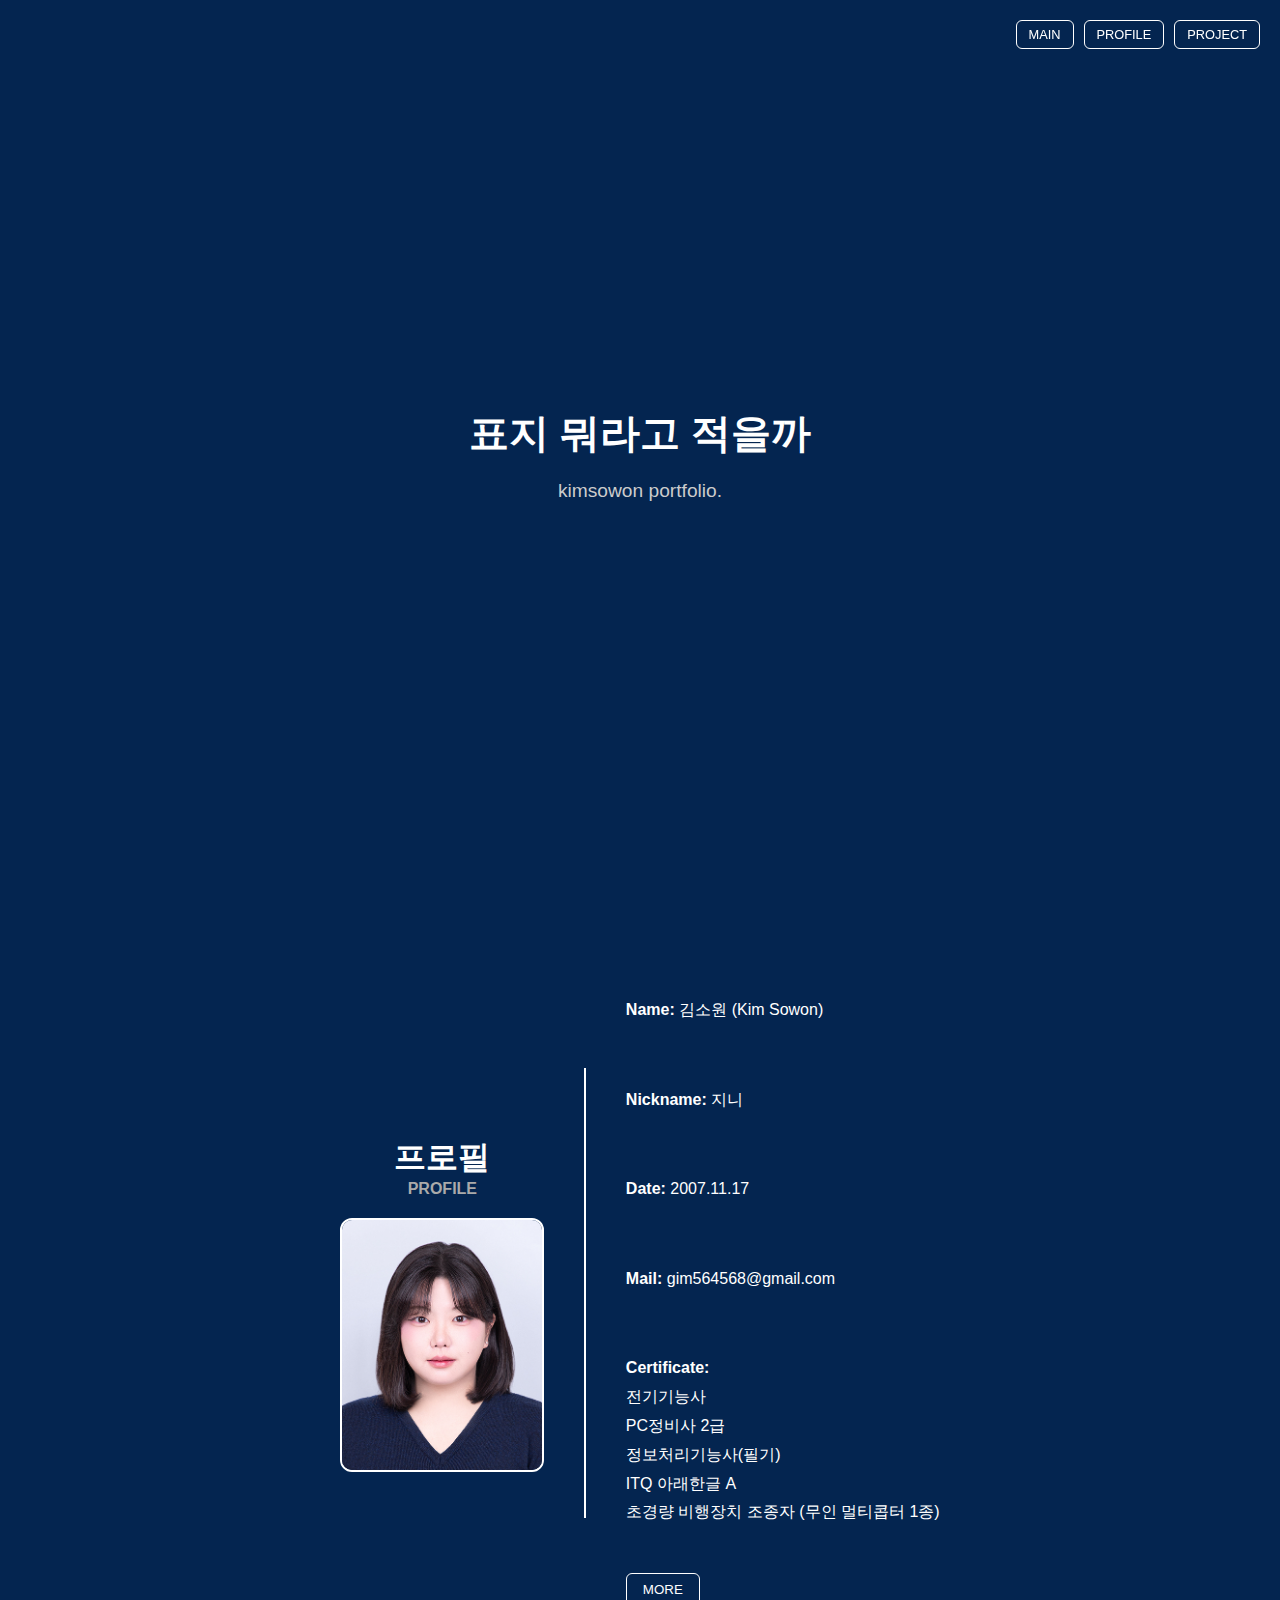
<file: index.html>
<!DOCTYPE html>
<html lang="ko">
<head>
  <meta charset="UTF-8" />
  <meta name="viewport" content="width=device-width, initial-scale=1.0"/>
  <title>https://wlsl.sowon/profile</title>
  <link rel="stylesheet" href="style.css" />
</head>
<body>

  <!-- 🔹 표지 화면 -->
  <section id="intro">
    <!-- 오른쪽 상단 메뉴 버튼 -->
    <div class="intro-header">
      <button>MAIN</button>
      <button>PROFILE</button>
      <button>PROJECT</button>
    </div>

    <!-- 중앙 텍스트 -->
    <div class="intro-content">
      <h1>표지 뭐라고 적을까</h1>
      <p>kimsowon portfolio.</p>
    </div>
  </section>

  <!-- 🔹 실제 프로필 화면 -->
  <section id="main">
    <div class="container">
      <!-- 왼쪽 영역 -->
      <div class="left">
        <h1>프로필 <span>PROFILE</span></h1>
        <img src="image/증사.jpg" alt="프로필 사진" class="profile-img">
      </div>

      <!-- 구분선 -->
      <div class="divider"></div>

      <!-- 오른쪽 영역 -->
      <div class="right">
        <p><strong>Name: </strong>김소원 (Kim Sowon)</p><br>
        <p><strong>Nickname: </strong>지니</p><br>
        <p><strong>Date: </strong>2007.11.17</p><br>
        <p><strong>Mail: </strong>gim564568@gmail.com</p><br>
        <p><strong>Certificate: </strong><br>
          전기기능사<br>
          PC정비사 2급<br>
          정보처리기능사(필기)<br>
          ITQ 아래한글 A<br>
          초경량 비행장치 조종자 (무인 멀티콥터 1종)
        </p>

        <div>
          <button id="moreBtn">MORE</button>
        </div>
      </div>
    </div>
  </section>

  <script>
    const btn = document.getElementById('moreBtn');
    btn.addEventListener('click', () => {
      window.location.href = 'profile.html';
    });
  </script>

</body>
</html>
</file>
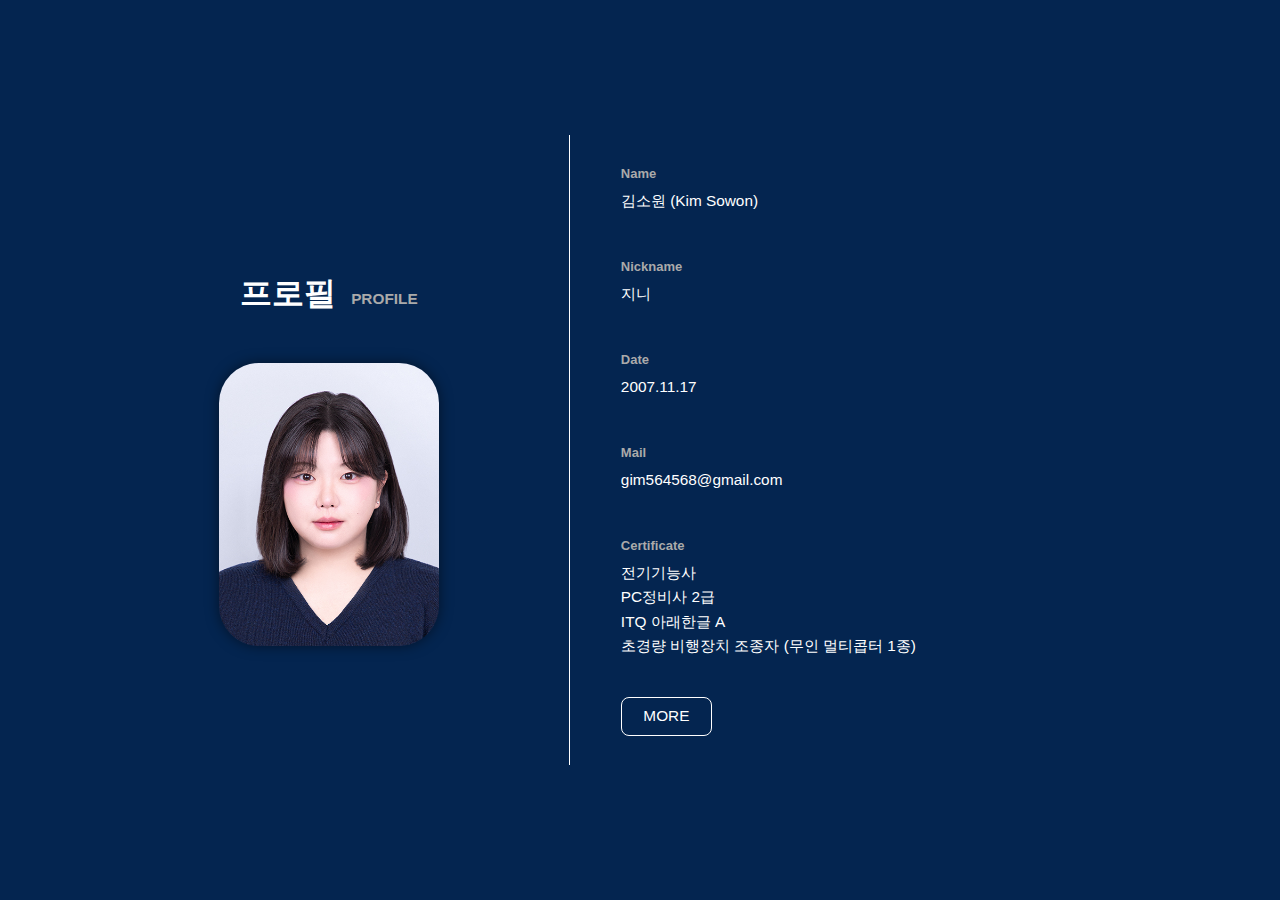
<file: my homepage/index.html>
<!DOCTYPE html>
<html lang="ko">
<head>
    <meta charset="UTF-8">
    <meta name="viewport" content="width=device-width, initial-scale=1.0">
    <title>index.html</title></title>
    <link rel="stylesheet" href="style.css">
</head>
<body>
     <div class="container">
    <div class="left">
      <h1>프로필 <span>PROFILE</span></h1>
      <img src="image/증사.jpg" alt="프로필 사진" class="profile-img">
    </div>

    <div class="divider"></div> <!-- ← 구분선 추가 -->

    <div class="right">
      <p><strong>Name</strong>김소원 (Kim Sowon)</p><br>

      <p><strong>Nickname</strong>지니</p><br>

      <p><strong>Date</strong>2007.11.17</p><br>

      <p><strong>Mail</strong>gim564568@gmail.com</p><br>

      <p><strong>Certificate</strong>

        전기기능사<br>
        PC정비사 2급<br>
        ITQ 아래한글 A<br>
        초경량 비행장치 조종자 (무인 멀티콥터 1종)
      </p>

<div>
  <button id="moreBtn">MORE</button> <!-- id 추가 -->
</div>

<script>
  const btn = document.getElementById('moreBtn'); // id가 "moreBtn"인 버튼 선택
  btn.addEventListener('click', () => {           // 클릭 이벤트 등록
    window.location.href = 'profile.html'; // 클릭 시 해당 URL로 이동
  });
</script>

</body>
</html>
</file>
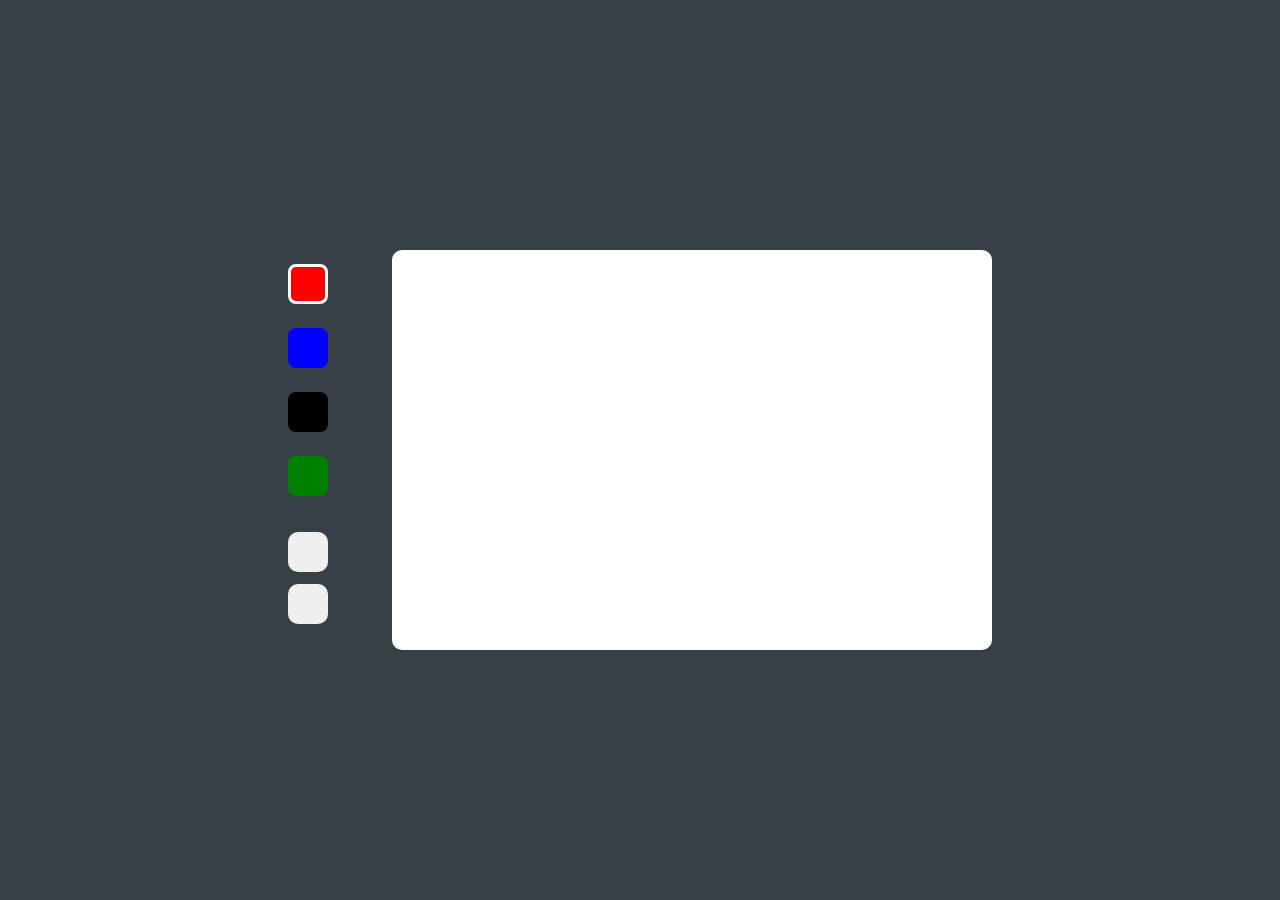
<file: 포폴5/index.html>
<!DOCTYPE html>
<html lang="ko">
<head>
    <meta charset="UTF-8">
    <meta name="viewport" content="width=device-width, initial-scale=1.0">
    <title>Paint App</title>

    <link rel="stylesheet"
    href="https://cdnjs.cloudflare.com/ajax/libs/font-awesome/6.4.0/css/all.min.css" 
    integrity="sha512-iecdLmaskl7CVkqkXNQ/ZH/XLlvWZOJyj7Yy7tcenmpD1ypASozpmT/E0iPtmFIB46ZmdtAc9eNBvH0H/ZpiBw==" 
    crossorigin="anonymous" 
    referrerpolicy="no-referrer" 
    />

    <link rel="stylesheet" href="index.css">

</head>

<body>
    <main>
        <aside>
            <ul class="pallet">
                <li>
                    <button class="red selected" data-color="red">red</button>
                </li>
                <li>
                    <button class="blue" data-color="blue">blue</button>
                </li>
                <li>
                    <button class="black" data-color="black">black</button>
                </li>
                <li>
                    <button class="green" data-color="green">green</button>
                </li>
            </ul>
            
            <ul>
                <li>
                   <button class="control-btn" id="eraser">
                    <i class="fa-solid fa-eraser"></i>
                   </button> 
                </li>
                <li>
                    <button class="control-btn" id="download">
                       <i class="fa-solid fa-download"></i>
                    </button>
                </li>
            </ul>
        </aside>
        <a href="...." download></a>
        <canvas width="600" height="400"></canvas>
    </main>

<script src="index.js"></script>

</body>
</html>
</file>
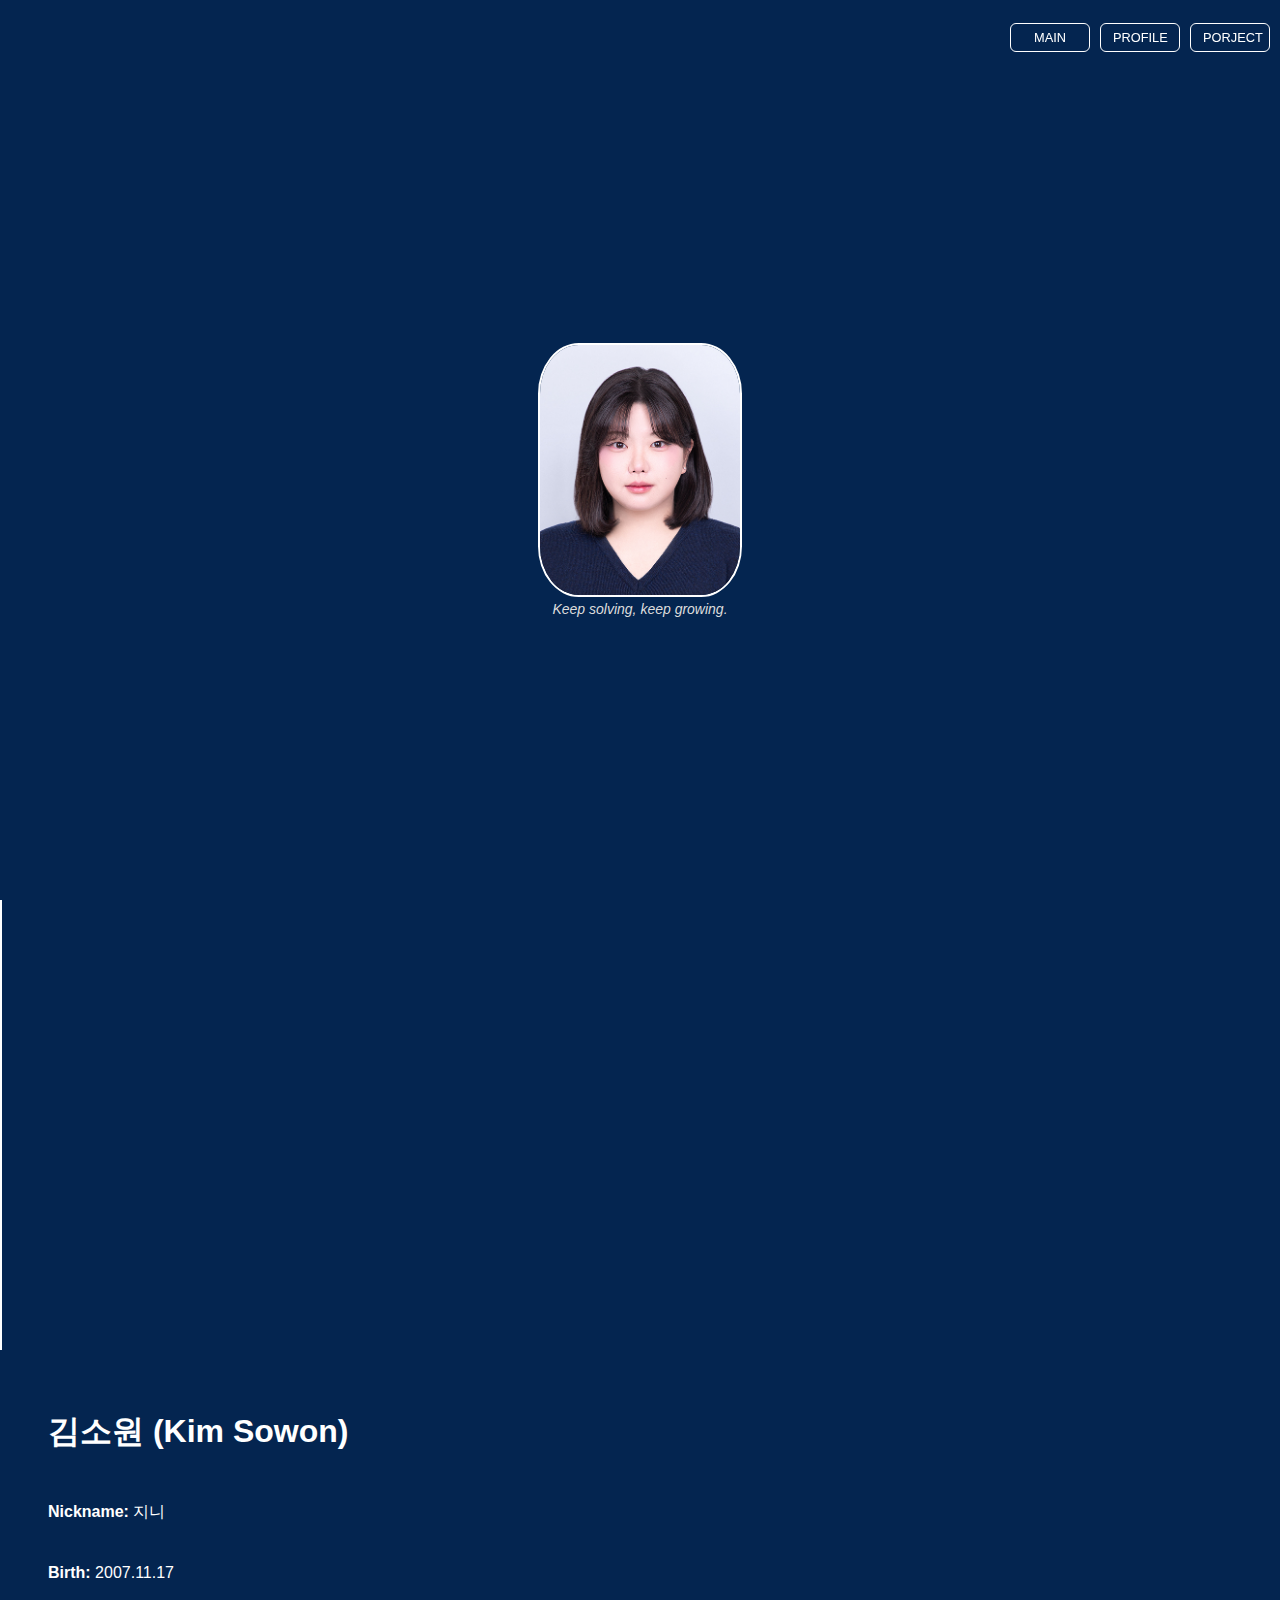
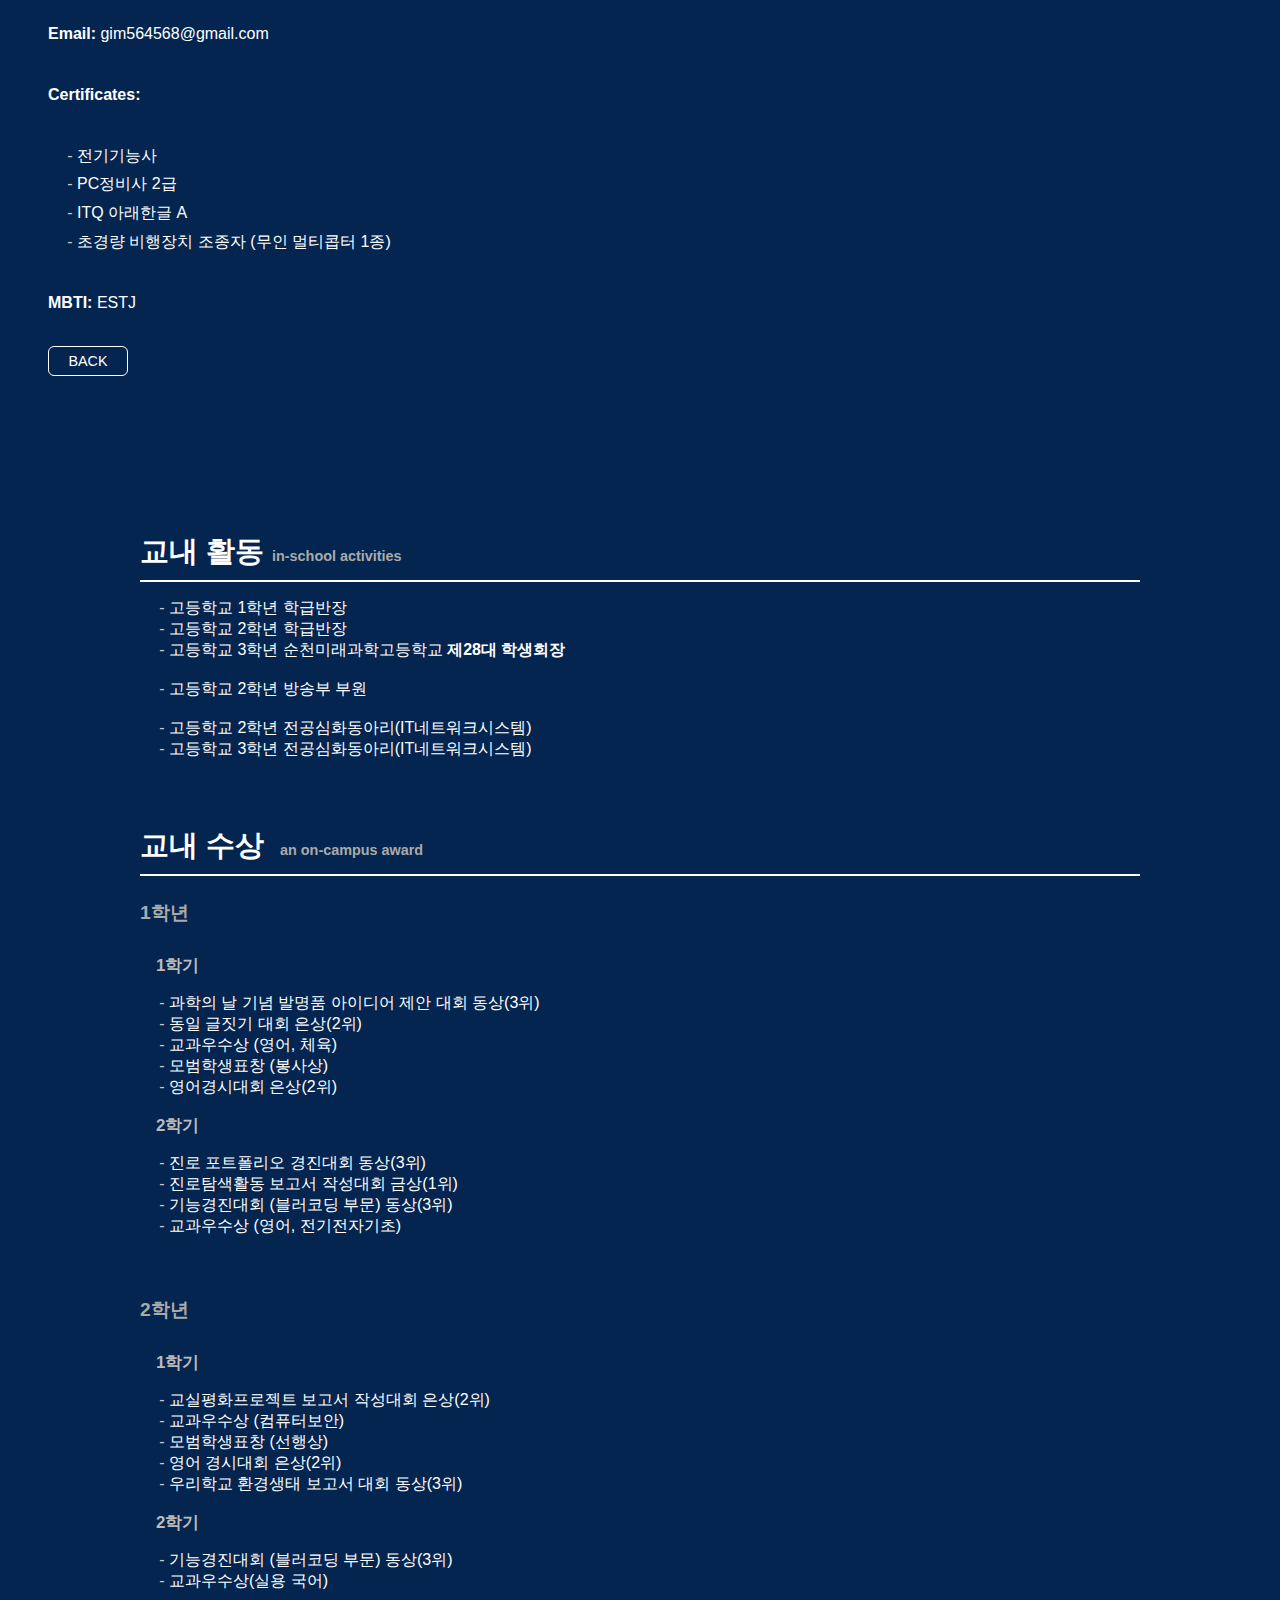
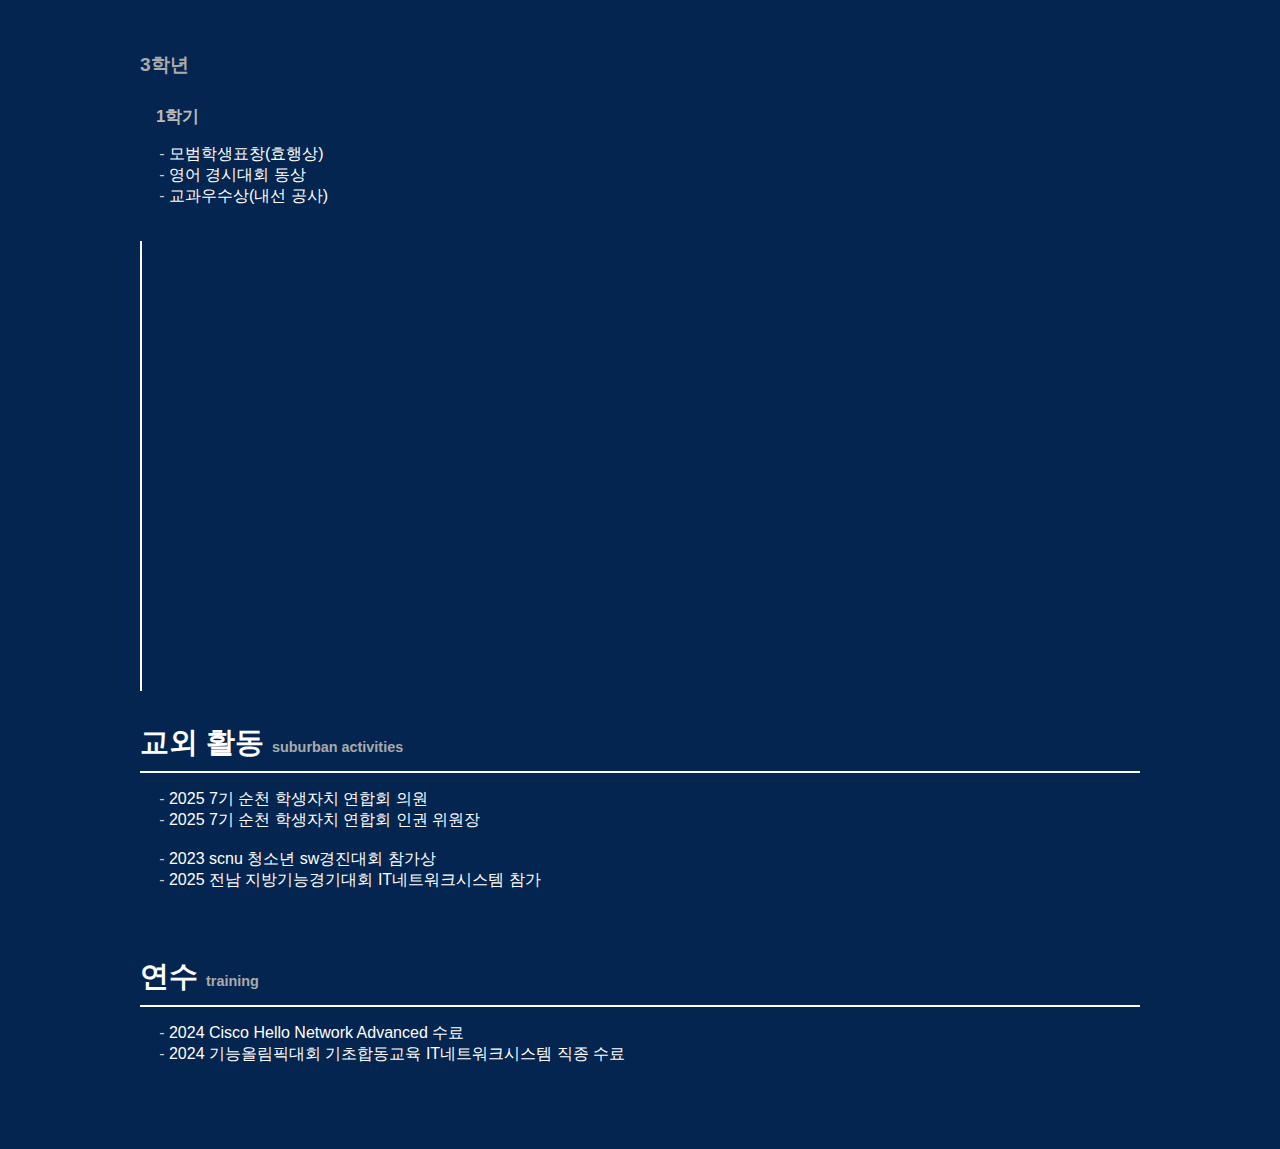
<file: profile.html>
<!DOCTYPE html>
<html lang="ko">
<head>
  <meta charset="UTF-8" />
  <meta name="viewport" content="width=device-width, initial-scale=1.0"/>
  <title>Profile</title>
  <link rel="stylesheet" href="profile.css" />
</head>
<body>
  
  <!-- 🔹 공통 상단 버튼 영역 -->
  <div class="header-buttons">
    <button>MAIN</button>
    <button>PROFILE</button>
    <button>PORJECT</button>
  </div>

  <div class="profile-container">
    <div class="profile-left">
      <div class="img-and-motto">
      <img src="image/증사.jpg" alt="프로필 사진" class="profile-img"/><br>
      <p class="motto">Keep solving, keep growing.</p>
    </div>
    </div>
  </div>

<!-- 구분선 -->
      <div class="divider"></div>

    <div class="profile-right">
      <h1 class="name">김소원 <span>(Kim Sowon)</span></h1>
      <p><strong>Nickname:</strong> 지니</p>
      <p><strong>Birth:</strong> 2007.11.17</p>
      <p><strong>Email:</strong> gim564568@gmail.com</p>
      <p><strong>Certificates:</strong></p>
      <ul>
        <li>전기기능사</li>
        <li>PC정비사 2급</li>
        <li>ITQ 아래한글 A</li>
        <li>초경량 비행장치 조종자 (무인 멀티콥터 1종)</li>
      </ul>
      <p><strong>MBTI:</strong> ESTJ</p>
      <button class="back-button" onclick="history.back()">BACK</button>
    </div>
  </div>



  <!-- 스크롤해서 나타날 추가 정보 -->
  <div class="additional-info">


<div class="info-wrapper">
  <!-- 왼쪽 영역 -->
  <div class="info-left">
    <h2>교내 활동<span class="school">in-school activities</span></h2>
    <ul>
      <li>고등학교 1학년 학급반장</li>
      <li>고등학교 2학년 학급반장</li>
      <li>고등학교 3학년 순천미래과학고등학교 <strong>제28대 학생회장</strong></li><br>

      <li>고등학교 2학년 방송부 부원</li><br>

      <li>고등학교 2학년 전공심화동아리(IT네트워크시스템)</li>
      <li>고등학교 3학년 전공심화동아리(IT네트워크시스템)</li>
    </ul><br>

    <h2>교내 수상 <span class="Award">an on-campus award</span></h2>
    <div class="awards-title"></div>

      <div class="grade">
        <h3>1학년</h3><br>
        <div class="semester">
          <h4>1학기</h4>
          <ul>
            <li>과학의 날 기념 발명품 아이디어 제안 대회 동상(3위)</li>
            <li>동일 글짓기 대회 은상(2위)</li>
            <li>교과우수상 (영어, 체육)</li>
            <li>모범학생표창 (봉사상)</li>
            <li>영어경시대회 은상(2위)</li>
          </ul>
        </div>
        <div class="semester">
          <h4>2학기</h4>
          <ul>
            <li>진로 포트폴리오 경진대회 동상(3위)</li>
            <li>진로탐색활동 보고서 작성대회 금상(1위)</li>
            <li>기능경진대회 (블러코딩 부문) 동상(3위)</li>
            <li>교과우수상 (영어, 전기전자기초)</li><br><br>
          </ul>
        </div>
      </div>

      <div class="grade">
        <h3>2학년</h3><br>
        <div class="semester">
          <h4>1학기</h4>
          <ul>
            <li>교실평화프로젝트 보고서 작성대회 은상(2위)</li>
            <li>교과우수상 (컴퓨터보안)</li>
            <li>모범학생표창 (선행상)</li>
            <li>영어 경시대회 은상(2위)</li>
            <li>우리학교 환경생태 보고서 대회 동상(3위)</li>
          </ul>
        </div>
        <div class="semester">
          <h4>2학기</h4>
          <ul>
            <li>기능경진대회 (블러코딩 부문) 동상(3위)</li>
            <li>교과우수상(실용 국어)</li><br><br>
          </ul>
        </div>
      </div>

      <div class="grade">
        <h3>3학년</h3><br>
        <div class="semester">
          <h4>1학기</h4>
          <ul>
            <li>모범학생표창(효행상)</li>
            <li>영어 경시대회 동상</li>
            <li>교과우수상(내선 공사)</li>
          </ul>
        </div>
      </div>
    </div>
  </div><br>

  <!-- 구분선 -->
  <div class="divider"></div>

  <!-- 오른쪽 영역 -->
  <div class="info-right">
    <h2>교외 활동<span class="activities">suburban activities</span></h2>
    <ul>
      <li>2025 7기 순천 학생자치 연합회 의원</li>
      <li>2025 7기 순천 학생자치 연합회 인권 위원장</li><br>

      <li>2023 scnu 청소년 sw경진대회 참가상</li>
      <li>2025 전남 지방기능경기대회 IT네트워크시스템 참가</li>
    </ul><br>

    <h2>연수<span class="training">training</span></h2>
    <ul>
      <li>2024 Cisco Hello Network Advanced 수료</li>
      <li>2024 기능올림픽대회 기초합동교육 IT네트워크시스템 직종 수료</li>
    </ul>
  </div>
</div><br><br>

     
  </div>
</body>
</html>
</file>
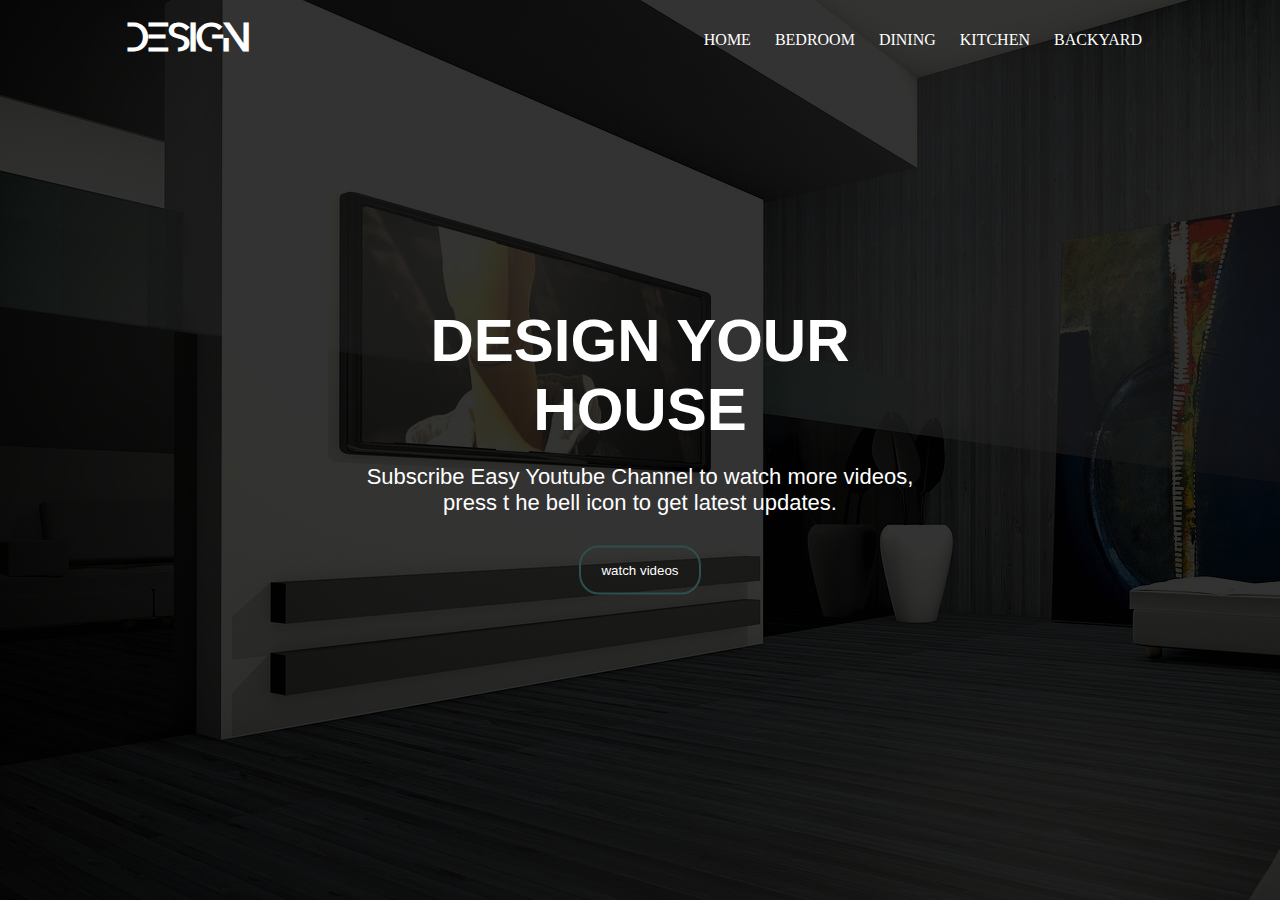
<file: mini homepage/main.html>
<!DOCTYPE html>
<html lang="ko">
<head>
    <meta charset="UTF-8">
    <meta name="viewport" content="width=device-width, initial-scale=1.0">
    <title>mini honepage</title>
    <link rel="stylesheet" href="style.css">
</head>
<body>
    <div class="container">  <!-- ..container -->
        <div class="header">   <!-- .header -->
            <h1><a href="#">DESIGN</a></h1>   <!-- h1>a --> 
            <div class="nav">  <!-- .nav --> 
                <ul>    <!-- ul>li*5>a -->
                    <li><a href="#">HOME</a></li>   <!-- 정해져있는 경로가 없으면 # 넣기 -->
                    <li><a href="#">BEDROOM</a></li>
                    <li><a href="#">DINING</a></li>
                    <li><a href="#">KITCHEN</a></li>
                    <li><a href="#">BACKYARD</a></li>
                </ul>
            </div>
        </div>
        <div class="hero">
        <h2>DESIGN YOUR HOUSE</h2>
        <p>Subscribe Easy Youtube Channel to watch more videos,
        <br>press t he bell icon to get latest updates.</p>
        <button>watch videos</button>
    </div>  <!-- 헤더 영역에 필요한 html태그  작성 완료 -->
    </div> <!-- 웹페이지를 만드는데 필요한 모든 html태그 작성 완료-->
</body>
</html>
</file>
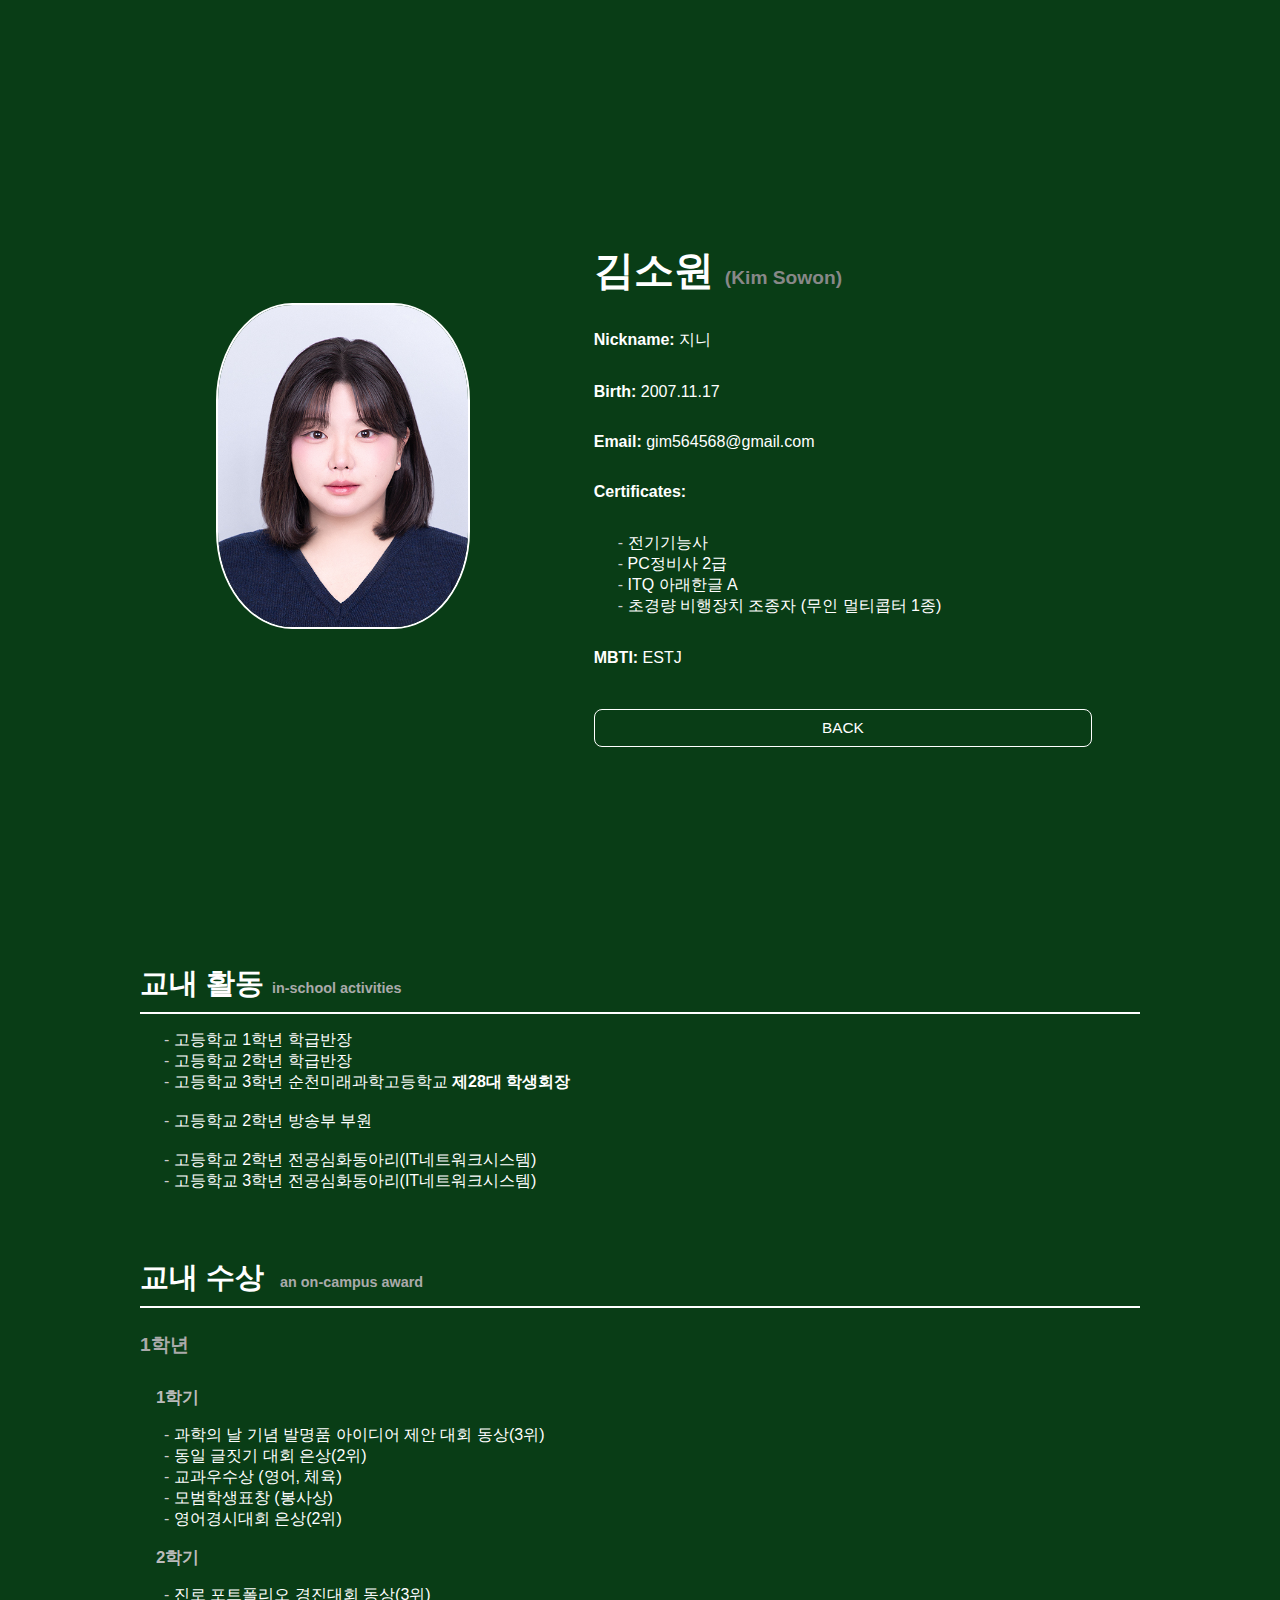
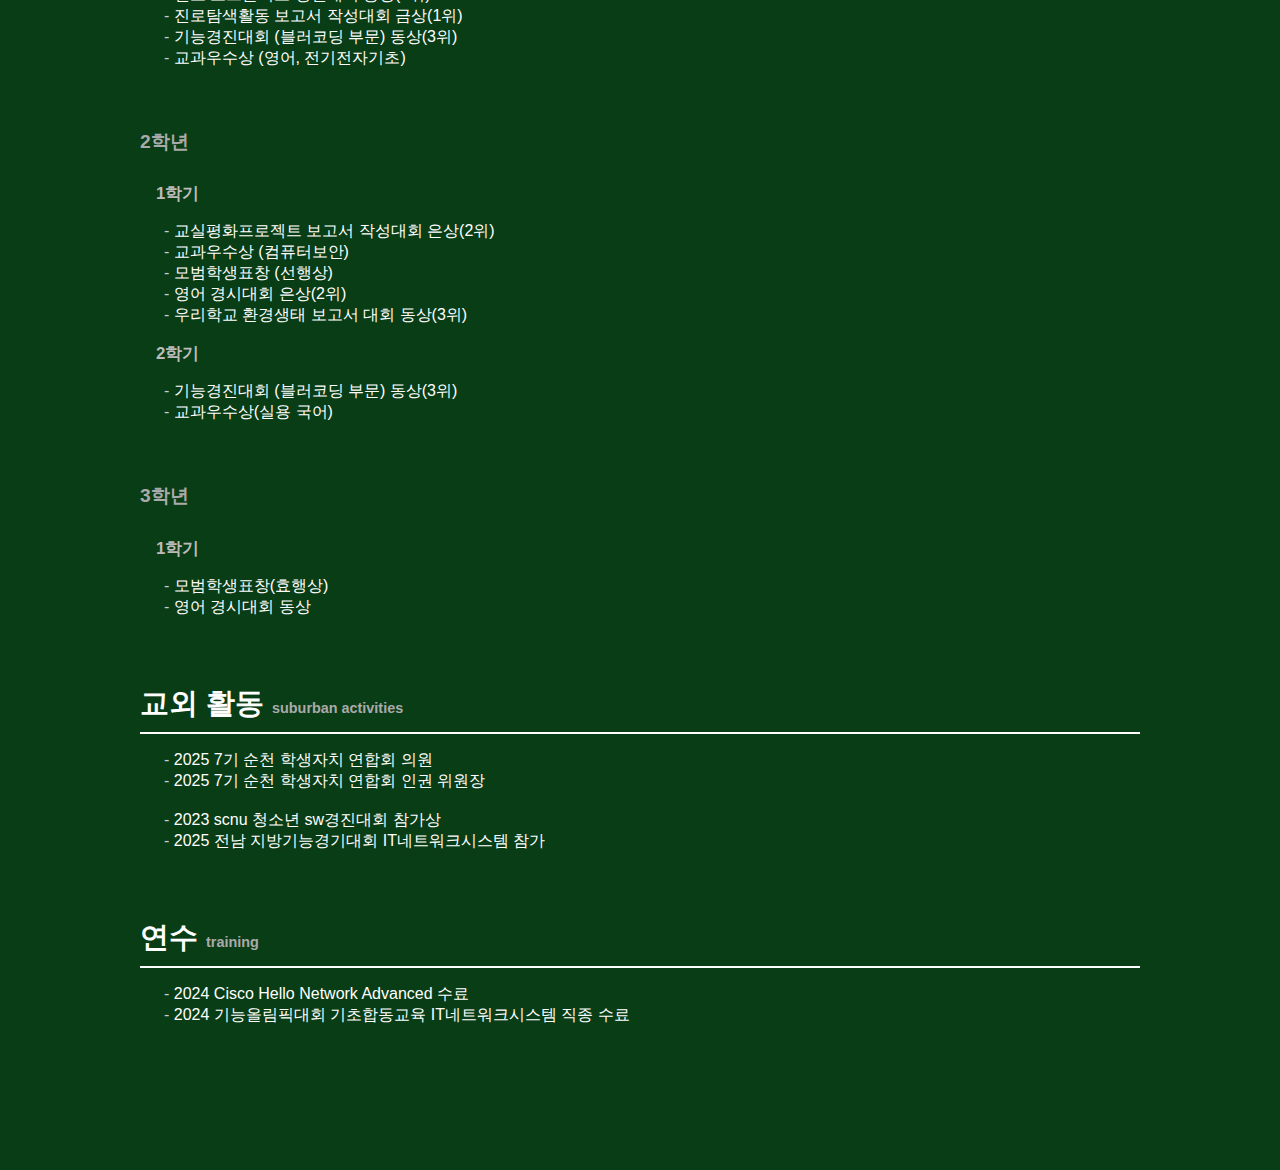
<file: my homepage/profile.html>
<!DOCTYPE html>
<html lang="ko">
<head>
  <meta charset="UTF-8" />
  <meta name="viewport" content="width=device-width, initial-scale=1.0"/>
  <title>Profile</title>
  <link rel="stylesheet" href="profile.css" />
</head>
<body>
  <div class="profile-container">
    <div class="profile-left">
      <img src="image/증사.jpg" alt="프로필 사진" class="profile-img" />
    </div>

    <div class="profile-right">
      <h1 class="name">김소원 <span>(Kim Sowon)</span></h1>
      <p><strong>Nickname:</strong> 지니</p>
      <p><strong>Birth:</strong> 2007.11.17</p>
      <p><strong>Email:</strong> gim564568@gmail.com</p>
      <p><strong>Certificates:</strong></p>
      <ul>
        <li>전기기능사</li>
        <li>PC정비사 2급</li>
        <li>ITQ 아래한글 A</li>
        <li>초경량 비행장치 조종자 (무인 멀티콥터 1종)</li>
      </ul>
      <p><strong>MBTI:</strong> ESTJ</p>
      <button class="back-button" onclick="history.back()">BACK</button>
    </div>
  </div>



  <!-- 스크롤해서 나타날 추가 정보 -->
  <div class="additional-info">


<div class="info-wrapper">
  <!-- 왼쪽 영역 -->
  <div class="info-left">
    <h2>교내 활동<span class="school">in-school activities</span></h2>
    <ul>
      <li>고등학교 1학년 학급반장</li>
      <li>고등학교 2학년 학급반장</li>
      <li>고등학교 3학년 순천미래과학고등학교 <strong>제28대 학생회장</strong></li><br>

      <li>고등학교 2학년 방송부 부원</li><br>

      <li>고등학교 2학년 전공심화동아리(IT네트워크시스템)</li>
      <li>고등학교 3학년 전공심화동아리(IT네트워크시스템)</li>
    </ul><br>

    <h2>교내 수상 <span class="Award">an on-campus award</span></h2>
    <div class="awards-title"></div>

      <div class="grade">
        <h3>1학년</h3><br>
        <div class="semester">
          <h4>1학기</h4>
          <ul>
            <li>과학의 날 기념 발명품 아이디어 제안 대회 동상(3위)</li>
            <li>동일 글짓기 대회 은상(2위)</li>
            <li>교과우수상 (영어, 체육)</li>
            <li>모범학생표창 (봉사상)</li>
            <li>영어경시대회 은상(2위)</li>
          </ul>
        </div>
        <div class="semester">
          <h4>2학기</h4>
          <ul>
            <li>진로 포트폴리오 경진대회 동상(3위)</li>
            <li>진로탐색활동 보고서 작성대회 금상(1위)</li>
            <li>기능경진대회 (블러코딩 부문) 동상(3위)</li>
            <li>교과우수상 (영어, 전기전자기초)</li><br><br>
          </ul>
        </div>
      </div>

      <div class="grade">
        <h3>2학년</h3><br>
        <div class="semester">
          <h4>1학기</h4>
          <ul>
            <li>교실평화프로젝트 보고서 작성대회 은상(2위)</li>
            <li>교과우수상 (컴퓨터보안)</li>
            <li>모범학생표창 (선행상)</li>
            <li>영어 경시대회 은상(2위)</li>
            <li>우리학교 환경생태 보고서 대회 동상(3위)</li>
          </ul>
        </div>
        <div class="semester">
          <h4>2학기</h4>
          <ul>
            <li>기능경진대회 (블러코딩 부문) 동상(3위)</li>
            <li>교과우수상(실용 국어)</li><br><br>
          </ul>
        </div>
      </div>

      <div class="grade">
        <h3>3학년</h3><br>
        <div class="semester">
          <h4>1학기</h4>
          <ul>
            <li>모범학생표창(효행상)</li>
            <li>영어 경시대회 동상</li>
          </ul>
        </div>
      </div>
    </div>
  </div><br>

  <!-- 구분선 -->
  <div class="divider"></div>

  <!-- 오른쪽 영역 -->
  <div class="info-right">
    <h2>교외 활동<span class="activities">suburban activities</span></h2>
    <ul>
      <li>2025 7기 순천 학생자치 연합회 의원</li>
      <li>2025 7기 순천 학생자치 연합회 인권 위원장</li><br>

      <li>2023 scnu 청소년 sw경진대회 참가상</li>
      <li>2025 전남 지방기능경기대회 IT네트워크시스템 참가</li>
    </ul><br>

    <h2>연수<span class="training">training</span></h2>
    <ul>
      <li>2024 Cisco Hello Network Advanced 수료</li>
      <li>2024 기능올림픽대회 기초합동교육 IT네트워크시스템 직종 수료</li>
    </ul>
  </div>
</div><br><br>

     
  </div>
</body>
</html>
</file>
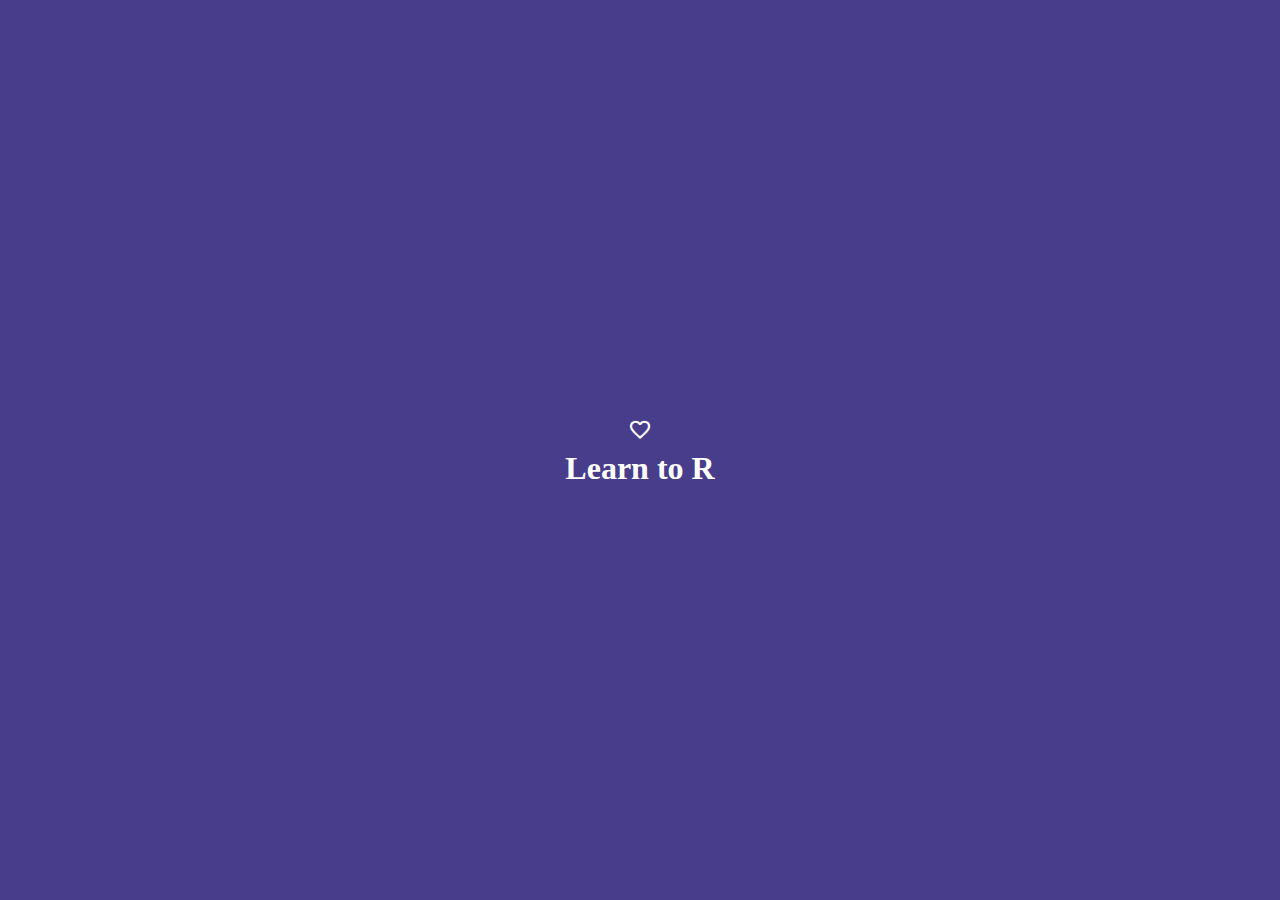
<file: typing project/포트폴리오.html>
<!DOCTYPE html>
<html lang="ko">
<head>
    <meta charset="UTF-8">
    <meta name="viewport" content="width=device-width, initial-scale=1.0">
    <title>Typing Text</title>
    <link href="https://fonts.googleapis.com/css2?family=Material+Symbols+Outlined:opsz,wght,FILL,GRAD@20,100,1,200&icon_names=favorite,home,search,settings" rel="stylesheet" />
    <link href="style.css" rel="stylesheet">

</head>
<body>
   <div class="wrap">
    <h1>
       <span class="material-symbols-outlined">favorite</span>
    </h1>
    <p id="dynamic" class="lg-text">
        
        </p>
        <p class="sm-text"></p>
   </div>

   <script src="script.js"></script>
</body>
</html>
</file>
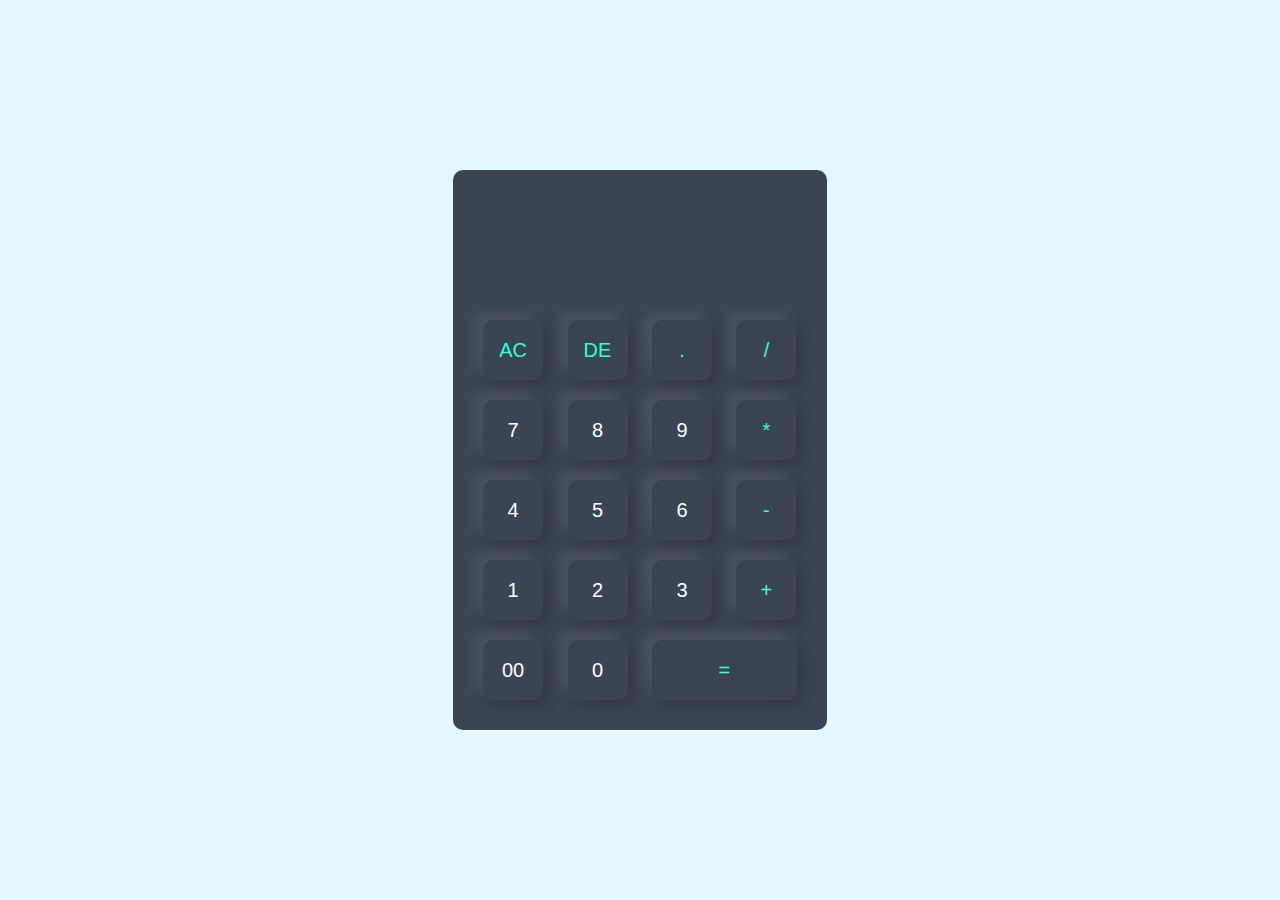
<file: 포폴4/with.html>
<!DOCTYPE html>
<html lang="ko">
<head>
    <meta charset="UTF-8">
    <meta name="viewport" content="width=device-width, initial-scale=1.0">
    <title>Document</title>
    <link rel="stylesheet" href="with.css">
</head>
<body>
    <div class="container">
        <div class="class">
            <form>
                <div class="display">
                    <input type="text" name="display">
                </div>
                <div>
                    <input type="button" value="AC" onclick="display.value = ''" class="operator">
                    <input type="button" value="DE" onclick="display.value = display.value.toString().slice(0,-1)" class="operator">
                    <input type="button" value="." onclick="display.value += '.'" class="operator">
                    <input type="button" value="/" onclick="display.value += '/'" class="operator">
                </div>
                <div>
                    <input type="button" value="7" onclick="display.value += '7'">
                    <input type="button" value="8" onclick="display.value += '8'">
                    <input type="button" value="9" onclick="display.value += '9'">
                    <input type="button" value="*" onclick="display.value += '*'" class="operator">
                </div>
                <div>
                    <input type="button" value="4" onclick="display.value += '4'">
                    <input type="button" value="5" onclick="display.value += '5'">
                    <input type="button" value="6" onclick="display.value += '6'">
                    <input type="button" value="-" onclick="display.value += '-'" class="operator">
                </div>
                <div>
                    <input type="button" value="1" onclick="display.value += '1'">
                    <input type="button" value="2" onclick="display.value += '2'">
                    <input type="button" value="3" onclick="display.value += '3'">
                    <input type="button" value="+" onclick="display.value += '+'" class="operator">
                </div>
                <div>
                    <input type="button" value="00" onclick="display.value += '00'">
                    <input type="button" value="0" onclick="display.value += '0'">
                    <input type="button" value="=" onclick="display.value = eval(display.value)" class="equal operator">
                </div>
            </form>
        </div>
    </div>
</body>
</html>
</file>
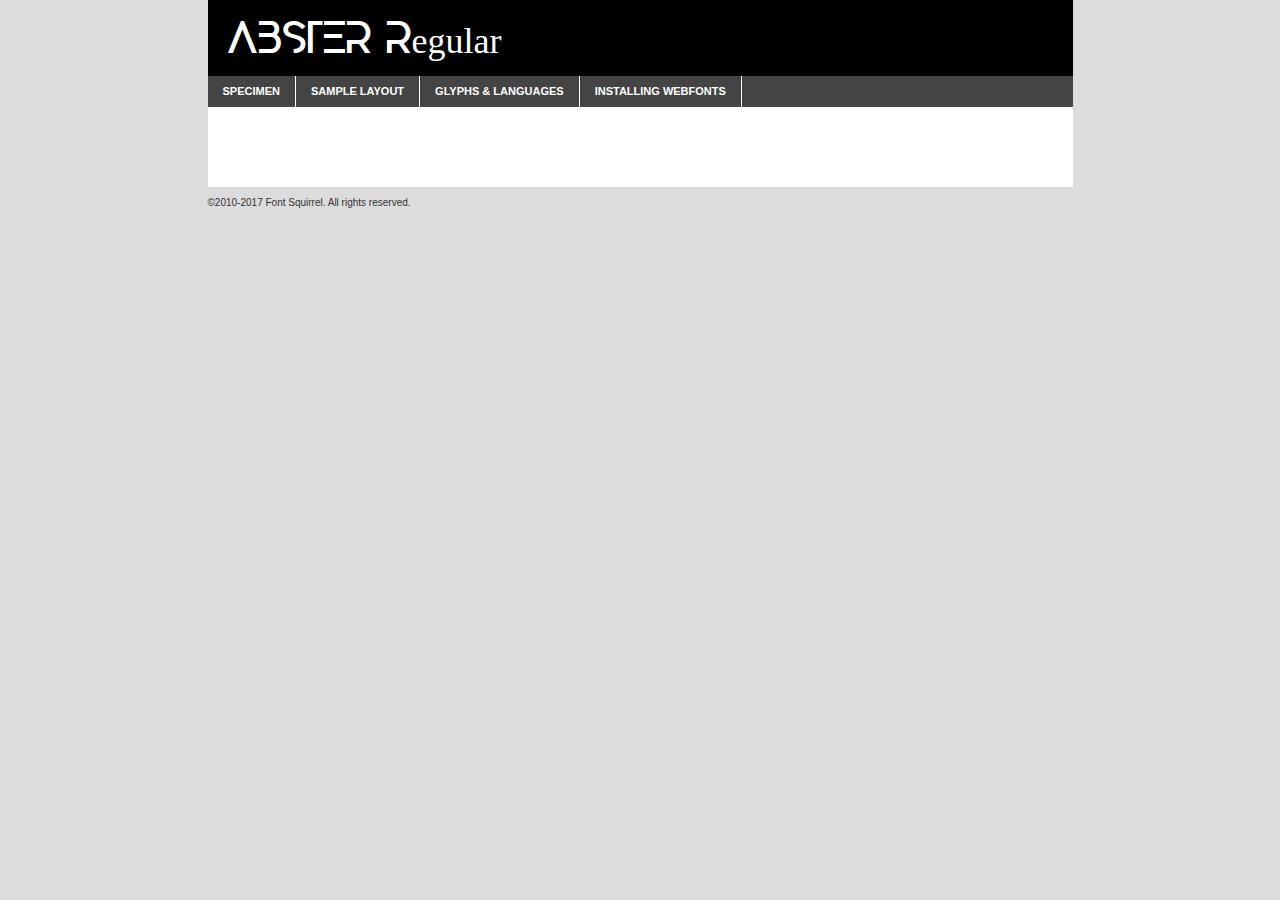
<file: mini homepage/sucoding_design_house/font/abster-demo.html>
<!DOCTYPE html PUBLIC "-//W3C//DTD XHTML 1.0 Transitional//EN"
	"http://www.w3.org/TR/xhtml1/DTD/xhtml1-transitional.dtd">

<html xmlns="http://www.w3.org/1999/xhtml" xml:lang="en" lang="en">
<head>
	<meta http-equiv="Content-Type" content="text/html; charset=utf-8" />
	<script src="http://ajax.googleapis.com/ajax/libs/jquery/1.7.2/jquery.min.js" type="text/javascript" charset="utf-8"></script>
	<script type="text/javascript">
	(function($){$.fn.easyTabs=function(option){var param=jQuery.extend({fadeSpeed:"fast",defaultContent:1,activeClass:'active'},option);$(this).each(function(){var thisId="#"+this.id;if(param.defaultContent==''){param.defaultContent=1;}
	if(typeof param.defaultContent=="number")
	{var defaultTab=$(thisId+" .tabs li:eq("+(param.defaultContent-1)+") a").attr('href').substr(1);}else{var defaultTab=param.defaultContent;}
	$(thisId+" .tabs li a").each(function(){var tabToHide=$(this).attr('href').substr(1);$("#"+tabToHide).addClass('easytabs-tab-content');});hideAll();changeContent(defaultTab);function hideAll(){$(thisId+" .easytabs-tab-content").hide();}
	function changeContent(tabId){hideAll();$(thisId+" .tabs li").removeClass(param.activeClass);$(thisId+" .tabs li a[href=#"+tabId+"]").closest('li').addClass(param.activeClass);if(param.fadeSpeed!="none")
	{$(thisId+" #"+tabId).fadeIn(param.fadeSpeed);}else{$(thisId+" #"+tabId).show();}}
	$(thisId+" .tabs li").click(function(){var tabId=$(this).find('a').attr('href').substr(1);changeContent(tabId);return false;});});}})(jQuery);
	</script>
	<link rel="stylesheet" href="specimen_files/specimen_stylesheet.css" type="text/css" charset="utf-8" />
	<link rel="stylesheet" href="stylesheet.css" type="text/css" charset="utf-8" />

	<style type="text/css">
					body{
				font-family: 'absterregular';
							}
		</style>

	<title>ABSTER Regular Specimen</title>
	
	
	<script type="text/javascript" charset="utf-8">
		$(document).ready(function() {
			$('#container').easyTabs({defaultContent:1});
		});
	</script>
</head>

<body>
<div id="container">
	<div id="header">
		ABSTER Regular	</div>
	<ul class="tabs">
		<li><a href="#specimen">Specimen</a></li>
		<li><a href="#layout">Sample Layout</a></li>
				<li><a href="#glyphs">Glyphs &amp; Languages</a></li>
		<li><a href="#installing">Installing Webfonts</a></li>
		
	</ul>
	
	<div id="main_content">

		
			<div id="specimen">
		
				<div class="section">
					<div class="grid12 firstcol">
						<div class="huge">AaBb</div>
					</div>
				</div>
		
				<div class="section">
					<div class="glyph_range">A&#x200B;B&#x200b;C&#x200b;D&#x200b;E&#x200b;F&#x200b;G&#x200b;H&#x200b;I&#x200b;J&#x200b;K&#x200b;L&#x200b;M&#x200b;N&#x200b;O&#x200b;P&#x200b;Q&#x200b;R&#x200b;S&#x200b;T&#x200b;U&#x200b;V&#x200b;W&#x200b;X&#x200b;Y&#x200b;Z&#x200b;a&#x200b;b&#x200b;c&#x200b;d&#x200b;e&#x200b;f&#x200b;g&#x200b;h&#x200b;i&#x200b;j&#x200b;k&#x200b;l&#x200b;m&#x200b;n&#x200b;o&#x200b;p&#x200b;q&#x200b;r&#x200b;s&#x200b;t&#x200b;u&#x200b;v&#x200b;w&#x200b;x&#x200b;y&#x200b;z&#x200b;1&#x200b;2&#x200b;3&#x200b;4&#x200b;5&#x200b;6&#x200b;7&#x200b;8&#x200b;9&#x200b;0&#x200b;&amp;&#x200b;.&#x200b;,&#x200b;?&#x200b;!&#x200b;&#64;&#x200b;(&#x200b;)&#x200b;#&#x200b;$&#x200b;%&#x200b;*&#x200b;+&#x200b;-&#x200b;=&#x200b;:&#x200b;;</div>
				</div>
				<div class="section">
					<div class="grid12 firstcol">
						<table class="sample_table">
							<tr><td>10</td><td class="size10">abcdefghijklmnopqrstuvwxyzABCDEFGHIJKLMNOPQRSTUVWXYZ0123456789abcdefghijklmnopqrstuvwxyzABCDEFGHIJKLMNOPQRSTUVWXYZ0123456789abcdefghijklmnopqrstuvwxyzABCDEFGHIJKLMNOPQRSTUVWXYZ</td></tr>
							<tr><td>11</td><td class="size11">abcdefghijklmnopqrstuvwxyzABCDEFGHIJKLMNOPQRSTUVWXYZ0123456789abcdefghijklmnopqrstuvwxyzABCDEFGHIJKLMNOPQRSTUVWXYZ0123456789abcdefghijklmnopqrstuvwxyzABCDEFGHIJKLMNOPQRSTUVWXYZ</td></tr>
							<tr><td>12</td><td class="size12">abcdefghijklmnopqrstuvwxyzABCDEFGHIJKLMNOPQRSTUVWXYZ0123456789abcdefghijklmnopqrstuvwxyzABCDEFGHIJKLMNOPQRSTUVWXYZ0123456789abcdefghijklmnopqrstuvwxyzABCDEFGHIJKLMNOPQRSTUVWXYZ</td></tr>
							<tr><td>13</td><td class="size13">abcdefghijklmnopqrstuvwxyzABCDEFGHIJKLMNOPQRSTUVWXYZ0123456789abcdefghijklmnopqrstuvwxyzABCDEFGHIJKLMNOPQRSTUVWXYZ0123456789abcdefghijklmnopqrstuvwxyzABCDEFGHIJKLMNOPQRSTUVWXYZ</td></tr>
							<tr><td>14</td><td class="size14">abcdefghijklmnopqrstuvwxyzABCDEFGHIJKLMNOPQRSTUVWXYZ0123456789abcdefghijklmnopqrstuvwxyzABCDEFGHIJKLMNOPQRSTUVWXYZ0123456789abcdefghijklmnopqrstuvwxyzABCDEFGHIJKLMNOPQRSTUVWXYZ</td></tr>
							<tr><td>16</td><td class="size16">abcdefghijklmnopqrstuvwxyzABCDEFGHIJKLMNOPQRSTUVWXYZ0123456789abcdefghijklmnopqrstuvwxyzABCDEFGHIJKLMNOPQRSTUVWXYZ</td></tr>
							<tr><td>18</td><td class="size18">abcdefghijklmnopqrstuvwxyzABCDEFGHIJKLMNOPQRSTUVWXYZ0123456789abcdefghijklmnopqrstuvwxyzABCDEFGHIJKLMNOPQRSTUVWXYZ</td></tr>
							<tr><td>20</td><td class="size20">abcdefghijklmnopqrstuvwxyzABCDEFGHIJKLMNOPQRSTUVWXYZ0123456789abcdefghijklmnopqrstuvwxyzABCDEFGHIJKLMNOPQRSTUVWXYZ</td></tr>
							<tr><td>24</td><td class="size24">abcdefghijklmnopqrstuvwxyzABCDEFGHIJKLMNOPQRSTUVWXYZ0123456789abcdefghijklmnopqrstuvwxyzABCDEFGHIJKLMNOPQRSTUVWXYZ</td></tr>
							<tr><td>30</td><td class="size30">abcdefghijklmnopqrstuvwxyzABCDEFGHIJKLMNOPQRSTUVWXYZ0123456789abcdefghijklmnopqrstuvwxyzABCDEFGHIJKLMNOPQRSTUVWXYZ</td></tr>
							<tr><td>36</td><td class="size36">abcdefghijklmnopqrstuvwxyzABCDEFGHIJKLMNOPQRSTUVWXYZ0123456789abcdefghijklmnopqrstuvwxyzABCDEFGHIJKLMNOPQRSTUVWXYZ</td></tr>
							<tr><td>48</td><td class="size48">abcdefghijklmnopqrstuvwxyzABCDEFGHIJKLMNOPQRSTUVWXYZ0123456789abcdefghijklmnopqrstuvwxyzABCDEFGHIJKLMNOPQRSTUVWXYZ</td></tr>
							<tr><td>60</td><td class="size60">abcdefghijklmnopqrstuvwxyzABCDEFGHIJKLMNOPQRSTUVWXYZ0123456789abcdefghijklmnopqrstuvwxyzABCDEFGHIJKLMNOPQRSTUVWXYZ</td></tr>
							<tr><td>72</td><td class="size72">abcdefghijklmnopqrstuvwxyzABCDEFGHIJKLMNOPQRSTUVWXYZ0123456789abcdefghijklmnopqrstuvwxyzABCDEFGHIJKLMNOPQRSTUVWXYZ</td></tr>
							<tr><td>90</td><td class="size90">abcdefghijklmnopqrstuvwxyzABCDEFGHIJKLMNOPQRSTUVWXYZ0123456789abcdefghijklmnopqrstuvwxyzABCDEFGHIJKLMNOPQRSTUVWXYZ</td></tr>
						</table>
				
					</div>
			
				</div>
		
		
		
								<div class="section" id="bodycomparison">


										<div id="xheight">
				<div class="fontbody">&#x25FC;&#x25FC;&#x25FC;&#x25FC;&#x25FC;&#x25FC;&#x25FC;&#x25FC;&#x25FC;&#x25FC;&#x25FC;&#x25FC;&#x25FC;&#x25FC;&#x25FC;&#x25FC;&#x25FC;&#x25FC;&#x25FC;&#x25FC;&#x25FC;&#x25FC;&#x25FC;&#x25FC;&#x25FC;&#x25FC;&#x25FC;&#x25FC;&#x25FC;&#x25FC;&#x25FC;&#x25FC;&#x25FC;&#x25FC;&#x25FC;&#x25FC;&#x25FC;&#x25FC;&#x25FC;&#x25FC;&#x25FC;&#x25FC;&#x25FC;&#x25FC;&#x25FC;&#x25FC;&#x25FC;&#x25FC;&#x25FC;&#x25FC;&#x25FC;&#x25FC;&#x25FC;&#x25FC;&#x25FC;&#x25FC;&#x25FC;&#x25FC;&#x25FC;&#x25FC;&#x25FC;&#x25FC;&#x25FC;&#x25FC;&#x25FC;&#x25FC;&#x25FC;&#x25FC;&#x25FC;&#x25FC;&#x25FC;&#x25FC;&#x25FC;&#x25FC;&#x25FC;&#x25FC;&#x25FC;&#x25FC;&#x25FC;&#x25FC;&#x25FC;&#x25FC;&#x25FC;&#x25FC;&#x25FC;&#x25FC;&#x25FC;&#x25FC;&#x25FC;&#x25FC;&#x25FC;&#x25FC;&#x25FC;&#x25FC;&#x25FC;&#x25FC;&#x25FC;&#x25FC;&#x25FC;body</div><div class="arialbody">body</div><div class="verdanabody">body</div><div class="georgiabody">body</div></div>
										<div class="fontbody" style="z-index:1">
											body<span>ABSTER Regular</span>
										</div>
										<div class="arialbody" style="z-index:1">
											body<span>Arial</span>
										</div>
										<div class="verdanabody" style="z-index:1">
											body<span>Verdana</span>
										</div>
										<div class="georgiabody" style="z-index:1">
											body<span>Georgia</span>
										</div>



								</div>
		
		
				<div class="section psample psample_row1" id="">
					
					<div class="grid2 firstcol">
						<p class="size10"><span>10.</span>Aenean lacinia bibendum nulla sed consectetur. Fusce dapibus, tellus ac cursus commodo, tortor mauris condimentum nibh, ut fermentum massa justo sit amet risus. Nullam id dolor id nibh ultricies vehicula ut id elit. Cum sociis natoque penatibus et magnis dis parturient montes, nascetur ridiculus mus. Nulla vitae elit libero, a pharetra augue.</p>
			
					</div>
					<div class="grid3">
						<p class="size11"><span>11.</span>Aenean lacinia bibendum nulla sed consectetur. Fusce dapibus, tellus ac cursus commodo, tortor mauris condimentum nibh, ut fermentum massa justo sit amet risus. Nullam id dolor id nibh ultricies vehicula ut id elit. Cum sociis natoque penatibus et magnis dis parturient montes, nascetur ridiculus mus. Nulla vitae elit libero, a pharetra augue.</p>
			
					</div>
					<div class="grid3">
						<p class="size12"><span>12.</span>Aenean lacinia bibendum nulla sed consectetur. Fusce dapibus, tellus ac cursus commodo, tortor mauris condimentum nibh, ut fermentum massa justo sit amet risus. Nullam id dolor id nibh ultricies vehicula ut id elit. Cum sociis natoque penatibus et magnis dis parturient montes, nascetur ridiculus mus. Nulla vitae elit libero, a pharetra augue.</p>
			
					</div>
					<div class="grid4">
						<p class="size13"><span>13.</span>Aenean lacinia bibendum nulla sed consectetur. Fusce dapibus, tellus ac cursus commodo, tortor mauris condimentum nibh, ut fermentum massa justo sit amet risus. Nullam id dolor id nibh ultricies vehicula ut id elit. Cum sociis natoque penatibus et magnis dis parturient montes, nascetur ridiculus mus. Nulla vitae elit libero, a pharetra augue.</p>
			
					</div>
					<div class="white_blend"></div>
					
				</div>
				<div class="section psample psample_row2" id="">
					<div class="grid3 firstcol">
						<p class="size14"><span>14.</span>Aenean lacinia bibendum nulla sed consectetur. Fusce dapibus, tellus ac cursus commodo, tortor mauris condimentum nibh, ut fermentum massa justo sit amet risus. Nullam id dolor id nibh ultricies vehicula ut id elit. Cum sociis natoque penatibus et magnis dis parturient montes, nascetur ridiculus mus. Nulla vitae elit libero, a pharetra augue.</p>
			
					</div>
					<div class="grid4">
						<p class="size16"><span>16.</span>Aenean lacinia bibendum nulla sed consectetur. Fusce dapibus, tellus ac cursus commodo, tortor mauris condimentum nibh, ut fermentum massa justo sit amet risus. Nullam id dolor id nibh ultricies vehicula ut id elit. Cum sociis natoque penatibus et magnis dis parturient montes, nascetur ridiculus mus. Nulla vitae elit libero, a pharetra augue.</p>
			
					</div>
					<div class="grid5">
						<p class="size18"><span>18.</span>Aenean lacinia bibendum nulla sed consectetur. Fusce dapibus, tellus ac cursus commodo, tortor mauris condimentum nibh, ut fermentum massa justo sit amet risus. Nullam id dolor id nibh ultricies vehicula ut id elit. Cum sociis natoque penatibus et magnis dis parturient montes, nascetur ridiculus mus. Nulla vitae elit libero, a pharetra augue.</p>
			
					</div>

					<div class="white_blend"></div>

				</div>
				
				<div class="section psample psample_row3" id="">
					<div class="grid5 firstcol">
						<p class="size20"><span>20.</span>Aenean lacinia bibendum nulla sed consectetur. Fusce dapibus, tellus ac cursus commodo, tortor mauris condimentum nibh, ut fermentum massa justo sit amet risus. Nullam id dolor id nibh ultricies vehicula ut id elit. Cum sociis natoque penatibus et magnis dis parturient montes, nascetur ridiculus mus. Nulla vitae elit libero, a pharetra augue.</p>
					</div>
					<div class="grid7">
						<p class="size24"><span>24.</span>Aenean lacinia bibendum nulla sed consectetur. Fusce dapibus, tellus ac cursus commodo, tortor mauris condimentum nibh, ut fermentum massa justo sit amet risus. Nullam id dolor id nibh ultricies vehicula ut id elit. Cum sociis natoque penatibus et magnis dis parturient montes, nascetur ridiculus mus. Nulla vitae elit libero, a pharetra augue.</p>
					</div>
					
					<div class="white_blend"></div>
					
				</div>
				
				<div class="section psample psample_row4" id="">
					<div class="grid12 firstcol">
						<p class="size30"><span>30.</span>Aenean lacinia bibendum nulla sed consectetur. Fusce dapibus, tellus ac cursus commodo, tortor mauris condimentum nibh, ut fermentum massa justo sit amet risus. Nullam id dolor id nibh ultricies vehicula ut id elit. Cum sociis natoque penatibus et magnis dis parturient montes, nascetur ridiculus mus. Nulla vitae elit libero, a pharetra augue.</p>
					</div>
					<div class="white_blend"></div>
					
				</div>
				
				
				
				<div class="section psample psample_row1 fullreverse">
					<div class="grid2 firstcol">
						<p class="size10"><span>10.</span>Aenean lacinia bibendum nulla sed consectetur. Fusce dapibus, tellus ac cursus commodo, tortor mauris condimentum nibh, ut fermentum massa justo sit amet risus. Nullam id dolor id nibh ultricies vehicula ut id elit. Cum sociis natoque penatibus et magnis dis parturient montes, nascetur ridiculus mus. Nulla vitae elit libero, a pharetra augue.</p>
			
					</div>
					<div class="grid3">
						<p class="size11"><span>11.</span>Aenean lacinia bibendum nulla sed consectetur. Fusce dapibus, tellus ac cursus commodo, tortor mauris condimentum nibh, ut fermentum massa justo sit amet risus. Nullam id dolor id nibh ultricies vehicula ut id elit. Cum sociis natoque penatibus et magnis dis parturient montes, nascetur ridiculus mus. Nulla vitae elit libero, a pharetra augue.</p>
			
					</div>
					<div class="grid3">
						<p class="size12"><span>12.</span>Aenean lacinia bibendum nulla sed consectetur. Fusce dapibus, tellus ac cursus commodo, tortor mauris condimentum nibh, ut fermentum massa justo sit amet risus. Nullam id dolor id nibh ultricies vehicula ut id elit. Cum sociis natoque penatibus et magnis dis parturient montes, nascetur ridiculus mus. Nulla vitae elit libero, a pharetra augue.</p>
			
					</div>
					<div class="grid4">
						<p class="size13"><span>13.</span>Aenean lacinia bibendum nulla sed consectetur. Fusce dapibus, tellus ac cursus commodo, tortor mauris condimentum nibh, ut fermentum massa justo sit amet risus. Nullam id dolor id nibh ultricies vehicula ut id elit. Cum sociis natoque penatibus et magnis dis parturient montes, nascetur ridiculus mus. Nulla vitae elit libero, a pharetra augue.</p>
			
					</div>
					<div class="black_blend"></div>
					
				</div>
				
				<div class="section psample psample_row2 fullreverse">
					<div class="grid3 firstcol">
						<p class="size14"><span>14.</span>Aenean lacinia bibendum nulla sed consectetur. Fusce dapibus, tellus ac cursus commodo, tortor mauris condimentum nibh, ut fermentum massa justo sit amet risus. Nullam id dolor id nibh ultricies vehicula ut id elit. Cum sociis natoque penatibus et magnis dis parturient montes, nascetur ridiculus mus. Nulla vitae elit libero, a pharetra augue.</p>
			
					</div>
					<div class="grid4">
						<p class="size16"><span>16.</span>Aenean lacinia bibendum nulla sed consectetur. Fusce dapibus, tellus ac cursus commodo, tortor mauris condimentum nibh, ut fermentum massa justo sit amet risus. Nullam id dolor id nibh ultricies vehicula ut id elit. Cum sociis natoque penatibus et magnis dis parturient montes, nascetur ridiculus mus. Nulla vitae elit libero, a pharetra augue.</p>
			
					</div>
					<div class="grid5">
						<p class="size18"><span>18.</span>Aenean lacinia bibendum nulla sed consectetur. Fusce dapibus, tellus ac cursus commodo, tortor mauris condimentum nibh, ut fermentum massa justo sit amet risus. Nullam id dolor id nibh ultricies vehicula ut id elit. Cum sociis natoque penatibus et magnis dis parturient montes, nascetur ridiculus mus. Nulla vitae elit libero, a pharetra augue.</p>
			
					</div>
					<div class="black_blend"></div>

				</div>
				
				<div class="section psample fullreverse psample_row3" id="">
					<div class="grid5 firstcol">
						<p class="size20"><span>20.</span>Aenean lacinia bibendum nulla sed consectetur. Fusce dapibus, tellus ac cursus commodo, tortor mauris condimentum nibh, ut fermentum massa justo sit amet risus. Nullam id dolor id nibh ultricies vehicula ut id elit. Cum sociis natoque penatibus et magnis dis parturient montes, nascetur ridiculus mus. Nulla vitae elit libero, a pharetra augue.</p>
					</div>
					<div class="grid7">
						<p class="size24"><span>24.</span>Aenean lacinia bibendum nulla sed consectetur. Fusce dapibus, tellus ac cursus commodo, tortor mauris condimentum nibh, ut fermentum massa justo sit amet risus. Nullam id dolor id nibh ultricies vehicula ut id elit. Cum sociis natoque penatibus et magnis dis parturient montes, nascetur ridiculus mus. Nulla vitae elit libero, a pharetra augue.</p>
					</div>
					
					<div class="black_blend"></div>
					
				</div>
				
				<div class="section psample fullreverse psample_row4" id="" style="border-bottom: 20px #000 solid;">
					<div class="grid12 firstcol">
						<p class="size30"><span>30.</span>Aenean lacinia bibendum nulla sed consectetur. Fusce dapibus, tellus ac cursus commodo, tortor mauris condimentum nibh, ut fermentum massa justo sit amet risus. Nullam id dolor id nibh ultricies vehicula ut id elit. Cum sociis natoque penatibus et magnis dis parturient montes, nascetur ridiculus mus. Nulla vitae elit libero, a pharetra augue.</p>
					</div>
					<div class="black_blend"></div>
					
				</div>
				
				
				
				
			</div>
			
			<div id="layout">
				
				<div class="section">
					
					<div class="grid12 firstcol">
						<h1>Lorem Ipsum Dolor</h1>
						<h2>Etiam porta sem malesuada magna mollis euismod</h2>
						
						<p class="byline">By <a href="#link">Aenean Lacinia</a></p>
					</div>
				</div>
				<div class="section">
					<div class="grid8 firstcol">
						<p class="large">Donec sed odio dui. Morbi leo risus, porta ac consectetur ac, vestibulum at eros. Fusce dapibus, tellus ac cursus commodo, tortor mauris condimentum nibh, ut fermentum massa justo sit amet risus. </p>

						
						<h3>Pellentesque ornare sem</h3>

						<p>Maecenas sed diam eget risus varius blandit sit amet non magna. Maecenas faucibus mollis interdum. Donec ullamcorper nulla non metus auctor fringilla. Nullam id dolor id nibh ultricies vehicula ut id elit. Nullam id dolor id nibh ultricies vehicula ut id elit. </p>

						<p>Aenean eu leo quam. Pellentesque ornare sem lacinia quam venenatis vestibulum. Lorem ipsum dolor sit amet, consectetur adipiscing elit. Cum sociis natoque penatibus et magnis dis parturient montes, nascetur ridiculus mus. </p>

						<p>Nulla vitae elit libero, a pharetra augue. Praesent commodo cursus magna, vel scelerisque nisl consectetur et. Aenean lacinia bibendum nulla sed consectetur. </p>

						<p>Nullam quis risus eget urna mollis ornare vel eu leo. Nullam quis risus eget urna mollis ornare vel eu leo. Maecenas sed diam eget risus varius blandit sit amet non magna. Donec ullamcorper nulla non metus auctor fringilla. </p>

						<h3>Cras mattis consectetur</h3>

						<p>Aenean eu leo quam. Pellentesque ornare sem lacinia quam venenatis vestibulum. Aenean lacinia bibendum nulla sed consectetur. Integer posuere erat a ante venenatis dapibus posuere velit aliquet. Cras mattis consectetur purus sit amet fermentum. </p>

						<p>Nullam id dolor id nibh ultricies vehicula ut id elit. Nullam quis risus eget urna mollis ornare vel eu leo. Cras mattis consectetur purus sit amet fermentum.</p>
					</div>
					
					<div class="grid4 sidebar">
						
						<div class="box reverse">
							<p class="last">Nullam quis risus eget urna mollis ornare vel eu leo. Donec ullamcorper nulla non metus auctor fringilla. Cras mattis consectetur purus sit amet fermentum. Sed posuere consectetur est at lobortis. Lorem ipsum dolor sit amet, consectetur adipiscing elit. </p>
						</div>
						
						<p class="caption">Maecenas sed diam eget risus varius.</p>

						<p>Vestibulum id ligula porta felis euismod semper. Integer posuere erat a ante venenatis dapibus posuere velit aliquet. Vestibulum id ligula porta felis euismod semper. Sed posuere consectetur est at lobortis. Maecenas sed diam eget risus varius blandit sit amet non magna. Fusce dapibus, tellus ac cursus commodo, tortor mauris condimentum nibh, ut fermentum massa justo sit amet risus. </p>

					

						<p>Duis mollis, est non commodo luctus, nisi erat porttitor ligula, eget lacinia odio sem nec elit. Aenean lacinia bibendum nulla sed consectetur. Vivamus sagittis lacus vel augue laoreet rutrum faucibus dolor auctor. Aenean lacinia bibendum nulla sed consectetur. Nullam quis risus eget urna mollis ornare vel eu leo. </p>

						<p>Praesent commodo cursus magna, vel scelerisque nisl consectetur et. Donec ullamcorper nulla non metus auctor fringilla. Maecenas faucibus mollis interdum. Fusce dapibus, tellus ac cursus commodo, tortor mauris condimentum nibh, ut fermentum massa justo sit amet risus. </p>

					</div>
				</div>
				
			</div>


			



		<div id="glyphs">
			<div class="section">
				<div class="grid12 firstcol">
			
				<h1>Language Support</h1>
				<p>The subset of ABSTER Regular in this kit supports the following languages:<br />
			
									</p>
				<h1>Glyph Chart</h1>
				<p>The subset of ABSTER Regular in this kit includes all the glyphs listed below. Unicode entities are included above each glyph to help you insert individual characters into your layout.</p>
				<div id="glyph_chart">
			
																														 <div><p>&amp;#13;</p>&#13;</div>
																				 <div><p>&amp;#32;</p>&#32;</div>
																				 <div><p>&amp;#65;</p>&#65;</div>
																				 <div><p>&amp;#66;</p>&#66;</div>
																				 <div><p>&amp;#67;</p>&#67;</div>
																				 <div><p>&amp;#68;</p>&#68;</div>
																				 <div><p>&amp;#69;</p>&#69;</div>
																				 <div><p>&amp;#70;</p>&#70;</div>
																				 <div><p>&amp;#71;</p>&#71;</div>
																				 <div><p>&amp;#72;</p>&#72;</div>
																				 <div><p>&amp;#73;</p>&#73;</div>
																				 <div><p>&amp;#74;</p>&#74;</div>
																				 <div><p>&amp;#75;</p>&#75;</div>
																				 <div><p>&amp;#76;</p>&#76;</div>
																				 <div><p>&amp;#77;</p>&#77;</div>
																				 <div><p>&amp;#78;</p>&#78;</div>
																				 <div><p>&amp;#79;</p>&#79;</div>
																				 <div><p>&amp;#80;</p>&#80;</div>
																				 <div><p>&amp;#81;</p>&#81;</div>
																				 <div><p>&amp;#82;</p>&#82;</div>
																				 <div><p>&amp;#83;</p>&#83;</div>
																				 <div><p>&amp;#84;</p>&#84;</div>
																				 <div><p>&amp;#85;</p>&#85;</div>
																				 <div><p>&amp;#86;</p>&#86;</div>
																				 <div><p>&amp;#87;</p>&#87;</div>
																				 <div><p>&amp;#88;</p>&#88;</div>
																				 <div><p>&amp;#89;</p>&#89;</div>
																				 <div><p>&amp;#90;</p>&#90;</div>
																				 <div><p>&amp;#160;</p>&#160;</div>
																				 <div><p>&amp;#8192;</p>&#8192;</div>
																				 <div><p>&amp;#8193;</p>&#8193;</div>
																				 <div><p>&amp;#8194;</p>&#8194;</div>
																				 <div><p>&amp;#8195;</p>&#8195;</div>
																				 <div><p>&amp;#8196;</p>&#8196;</div>
																				 <div><p>&amp;#8197;</p>&#8197;</div>
																				 <div><p>&amp;#8198;</p>&#8198;</div>
																				 <div><p>&amp;#8199;</p>&#8199;</div>
																				 <div><p>&amp;#8200;</p>&#8200;</div>
																				 <div><p>&amp;#8201;</p>&#8201;</div>
																				 <div><p>&amp;#8202;</p>&#8202;</div>
																				 <div><p>&amp;#8239;</p>&#8239;</div>
																				 <div><p>&amp;#8287;</p>&#8287;</div>
																				 <div><p>&amp;#9724;</p>&#9724;</div>
																																						</div>	
				</div>
		
		
			</div>
		</div>
		
		
		<div id="specs">
			
		</div>
	
		<div id="installing">
			<div class="section">
				<div class="grid7 firstcol">
					<h1>Installing Webfonts</h1>
					
					<p>Webfonts are supported by all major browser platforms but not all in the same way. There are currently four different font formats that must be included in order to target all browsers. This includes TTF, WOFF, EOT and SVG.</p>
					
					<h2>1. Upload your webfonts</h2>
					<p>You must upload your webfont kit to your website. They should be in or near the same directory as your CSS files.</p>
					
					<h2>2. Include the webfont stylesheet</h2>
					<p>A special CSS @font-face declaration helps the various browsers select the appropriate font it needs without causing you a bunch of headaches. Learn more about this syntax by reading the <a href="https://www.fontspring.com/blog/further-hardening-of-the-bulletproof-syntax">Fontspring blog post</a> about it. The code for it is as follows:</p>


<code>
@font-face{ 
	font-family: 'MyWebFont';
	src: url('WebFont.eot');
	src: url('WebFont.eot?#iefix') format('embedded-opentype'),
	     url('WebFont.woff') format('woff'),
	     url('WebFont.ttf') format('truetype'),
	     url('WebFont.svg#webfont') format('svg');
}
</code>

	<p>We've already gone ahead and generated the code for you. All you have to do is link to the stylesheet in your HTML, like this:</p>
	<code>&lt;link rel=&quot;stylesheet&quot; href=&quot;stylesheet.css&quot; type=&quot;text/css&quot; charset=&quot;utf-8&quot; /&gt;</code>

					<h2>3. Modify your own stylesheet</h2>
					<p>To take advantage of your new fonts, you must tell your stylesheet to use them. Look at the original @font-face declaration above and find the property called "font-family." The name linked there will be what you use to reference the font. Prepend that webfont name to the font stack in the "font-family" property, inside the selector you want to change. For example:</p>
<code>p { font-family: 'WebFont', Arial, sans-serif; }</code>

<h2>4. Test</h2>
<p>Getting webfonts to work cross-browser <em>can</em> be tricky. Use the information in the sidebar to help you if you find that fonts aren't loading in a particular browser.</p>
				</div>
				
				<div class="grid5 sidebar">
					<div class="box">
						<h2>Troubleshooting<br />Font-Face Problems</h2>
						<p>Having trouble getting your webfonts to load in your new website? Here are some tips to sort out what might be the problem.</p>

						<h3>Fonts not showing in any browser</h3>

						<p>This sounds like you need to work on the plumbing. You either did not upload the fonts to the correct directory, or you did not link the fonts properly in the CSS. If you've confirmed that all this is correct and you still have a problem, take a look at your .htaccess file and see if requests are getting intercepted.</p>

						<h3>Fonts not loading in iPhone or iPad</h3>

						<p>The most common problem here is that you are serving the fonts from an IIS server. IIS refuses to serve files that have unknown MIME types. If that is the case, you must set the MIME type for SVG to "image/svg+xml" in the server settings. Follow these instructions from Microsoft if you need help.</p>

						<h3>Fonts not loading in Firefox</h3>

						<p>The primary reason for this failure? You are still using a version Firefox older than 3.5. So upgrade already! If that isn't it, then you are very likely serving fonts from a different domain. Firefox requires that all font assets be served from the same domain. Lastly it is possible that you need to add WOFF to your list of MIME types (if you are serving via IIS.)</p>

						<h3>Fonts not loading in IE</h3>

						<p>Are you looking at Internet Explorer on an actual Windows machine or are you cheating by using a service like Adobe BrowserLab? Many of these screenshot services do not render @font-face for IE. Best to test it on a real machine.</p>

						<h3>Fonts not loading in IE9</h3>

						<p>IE9, like Firefox, requires that fonts be served from the same domain as the website. Make sure that is the case.</p>
					</div>
				</div>
			</div>
			
		</div>
	
	</div>
	<div id="footer">
		<p>&copy;2010-2017 Font Squirrel. All rights reserved.</p>
	</div>
</div>
</body>
</html>
</file>
<file: style.css>
/* ✅ 기본 설정 */
body {
  margin: 0;
  padding: 0;
  font-family: 'Pretendard-Regular', sans-serif;
  background-color: #042550;
  color: white;
  overflow-x: hidden;
}

/* ✅ 오른쪽 상단 버튼 고정 */
.intro-header {
  position: fixed;
  top: 20px;
  right: 20px;
  display: flex;
  gap: 10px;
  z-index: 1000;
}

.intro-header button {
  background-color: transparent;
  color: white;
  border: 1px solid white;
  padding: 6px 12px;
  font-size: 0.8rem;
  cursor: pointer;
  border-radius: 6px;
  transition: all 0.3s ease;
}

.intro-header button:hover {
  background-color: white;
  color: #042550;
}

/* 🔹 표지 section 전체 */
#intro {
  height: 100vh;
  display: flex;
  flex-direction: column;
  justify-content: center;
  align-items: center;
  position: relative;
}

.intro-content {
  text-align: center;
}

.intro-content h1 {
  font-size: 2.5rem;
  margin-bottom: 10px;
}

.intro-content p {
  font-size: 1.2rem;
  color: #ccc;
}

/* 🔹 메인 섹션 */
#main {
  padding: 80px 20px;
  display: flex;
  justify-content: center;
}

/* 🔹 메인 컨테이너: 좌우 영역 */
.container {
  display: flex;
  align-items: center;
  justify-content: center;
  gap: 40px;
  flex-wrap: wrap;
}

/* 🔹 왼쪽 프로필 */
.left {
  display: flex;
  flex-direction: column;
  align-items: center;
  text-align: center;
}

.left h1 {
  font-size: 2rem;
  margin-bottom: 20px;
}

.left h1 span {
  font-size: 1rem;
  color: #aaa;
  display: block;
}

.profile-img {
  width: 200px;
  height: 250px;
  object-fit: cover;
  border-radius: 12px;
  border: 2px solid white;
}

/* 🔹 오른쪽 텍스트 영역 */
.right {
  max-width: 400px;
  line-height: 1.8;
}

.right strong {
  color: white;
}

/* 🔹 구분선 */
.divider {
  width: 1.5px;
  height: 450px;
  background-color: white;
  flex-shrink: 0;
}

/* 🔹 MORE 버튼 */
#moreBtn {
  margin-top: 30px;
  padding: 8px 16px;
  background-color: transparent;
  color: white;
  border: 1px solid white;
  border-radius: 6px;
  cursor: pointer;
  transition: all 0.3s ease;
}

#moreBtn:hover {
  background-color: white;
  color: #042550;
}

/* 🔹 반응형 (모바일 대응) 삭제됨 */
</file>
<file: my homepage/style.css>
body {
  margin: 0;                          /* 바깥 여백 제거 */
  padding: 0;                         /* 안쪽 여백 제거 */
  font-family: 'Pretendard-Regular', sans-serif;  /* 전체 폰트를 프리텐다드로 설정 */
  background-color: #042550;         /* 배경 색상 어두운 파랑 */
  color: white;                      /* 기본 글씨 색상 흰색 */
  display: flex;                     /* 중앙 정렬을 위한 flexbox 설정 */
  justify-content: center;          /* 수평 중앙 정렬 */
  align-items: center;              /* 수직 중앙 정렬 */
  height: 100vh;                    /* 화면 전체 높이 사용 */
  overflow: hidden;                 /* 스크롤이 생기지 않도록 설정 */
}

/* 전체 콘텐츠를 감싸는 박스 */
.container {
  display: flex;                     /* 수평 정렬을 위한 flexbox */
  flex-direction: row;              /* 아이템을 가로 방향으로 배치 */
  align-items: center;              /* 수직 정렬 */
  justify-content: space-between;   /* 양쪽 끝에 요소 배치하고 간격 띄움 */
  width: 80vw;                      /* 전체 화면 너비의 80%만 사용 */
  max-width: 1000px;                /* 최대 너비 제한 */
  min-width: 600px;                 /* 최소 너비 제한 (너무 작아지지 않게) */
  gap: 4vw;                         /* 좌우 콘텐츠 간격 */
  height: 400px;           /* 높이 고정 추가: 없으면 높이가 0일 수도 있음 */
  background-color: #042550; /* 테스트용 배경색 */
}

/* 왼쪽 영역: 프로필 이미지와 이름 */
.left {
  text-align: center;               /* 가운데 정렬 */
  width: 40%;                       /* 전체 너비의 40% 차지 */
}

.left h1 {
  font-size: clamp(20px, 2.5vw, 36px); /* 반응형 글씨 크기: 최소 20px, 최대 36px */
}

.left h1 span {
  color: #aaa;                      /* 회색으로 표시 */
  font-size: clamp(14px, 1.2vw, 20px); /* 이름 옆 설명의 반응형 글씨 크기 */
  margin-left: 0.5vw;              /* 왼쪽 여백 */
}

/* 프로필 이미지 스타일 */
.profile-img {
  width: 100%;                      /* 너비는 부모 요소에 맞춤 */
  max-width: 220px;                 /* 최대 너비 제한 */
  border-radius: 40px;              /* 둥근 테두리 */
  object-fit: cover;                /* 이미지 비율 유지하면서 잘림 */
  margin-top: 2vw;                  /* 위쪽 여백 */
  box-shadow: 0 0 1vw rgba(0, 0, 0, 0.5); /* 그림자 효과 */
}

/* 오른쪽 정보 영역 */
.right {
  width: 55%;                       /* 전체의 55% 차지 */
  display: flex;                    /* 세로로 쌓기 위해 flex 사용 */
  flex-direction: column;          /* 세로 정렬 */
  gap: 1vw;                         /* 각 정보 사이 간격 */
}

.right p {
  font-size: clamp(14px, 1.2vw, 18px); /* 본문 글씨 크기 (반응형) */
  line-height: 1.6;                /* 줄 간격 */
  margin: 0;                       /* 기본 여백 제거 */
}

.right strong {
  color: #aaa;                      /* 강조 텍스트 색상 */
  font-size: clamp(13px, 1vw, 16px); /* 강조 텍스트의 반응형 크기 */
  display: block;                  /* 줄 바꿈 */
  margin-bottom: 0.3em;            /* 아래 여백 */
}

/* 공통 버튼 스타일 */
button {
  margin-top: 2vw;                  /* 위쪽 여백 */
  padding: 0.6em 1.4em;             /* 안쪽 여백 (위아래, 좌우) */
  font-size: clamp(14px, 1.2vw, 18px); /* 반응형 글씨 크기 */
  background: transparent;          /* 배경 없음 */
  color: white;                     /* 텍스트 색상 */
  border: 1px solid white;          /* 흰색 테두리 */
  border-radius: 8px;               /* 둥근 테두리 */
  cursor: pointer;                  /* 마우스 커서 변경 */
  transition: background 0.3s;      /* 호버 시 부드러운 효과 */
}

button:hover {
  background: white;                /* 호버 시 배경색 흰색으로 */
  color: black;                     /* 호버 시 글씨 색 검정으로 */
}

/* 가운데 구분선 */
.divider {
  width: 1px;                 /* 선 두께 */
  background-color: white;   /* 선 색상 */
  opacity: 1;               /* 흐리게 */
  height: 90%;                /* 컨테이너 높이의 80%만큼만 */
  align-self: center;         /* 수직 가운데 정렬 */
  height: 300px;  /* 예: 고정 300px */
  height: 70vh; /* 화면 높이의 50% */
}

/* 전체 페이지 드래그 방지 */
body {
  user-select: none;       /* 사용자 텍스트 선택 비활성화 */
  -webkit-user-select: none; /* Safari */
  -moz-user-select: none;    /* Firefox */
  -ms-user-select: none;     /* IE/Edge */
}

img {
  pointer-events: none; /* 마우스 이벤트 무효화 */
  user-drag: none;      /* 이미지 드래그 방지 */
  -webkit-user-drag: none; /* Safari용 */
}
</file>
<file: 포폴5/index.css>
.pallet button {
  width: 40px;
  height: 40px;
  border-radius: 20%;
  font-size: 0;
  border: 2px solid transparent;
  margin-bottom: 12px;
  display: flex;
  align-items: center;
  justify-content: center;
}

button.control-btn {
  width: 40px;
  height: 40px;
  border-radius: 10px;
  font-size: 20px;
  margin-bottom: 12px;
  display: flex;
  align-items: center;
  justify-content: center;
}
main {
  display: flex;
  align-items: center;
  gap: 32px;
}

aside {
  display: flex;
  flex-direction: column;
  align-items: center;
  justify-content: center;
  height: 400px;
  gap: 24px;
}

.pallet {
  display: flex;
  flex-direction: column;
  gap: 12px;
}

aside ul {
  margin: 0;
  padding: 0;
  list-style: none;
}
*{
    margin: 0;
    padding: 0;
    box-sizing: border-box;
}

li {
    list-style: none; /*리스트 앞에 동그라미 제거*/
}

body {
    background-color: #384047;
    display: flex;
    justify-content: center;
    align-items: center;
    width: 100%;
    height: 100vh;
} 

canvas {
    background-color: white;
    border-radius: 10px; /*흰색 둥글게*/
}

main {
  display: flex;
  align-items: center;
  gap: 32px;
}


button {
    width: 40px;
    height: 40px;
    margin-bottom: 10px; /* 버튼 사이 간격 */
    font-size: 0;
    border: 2px solid transparent; /* 테두리 투명 */
    border-radius: 5px;
}

.pallet button.selected {
  border: 3px solid #fff;
  box-sizing: border-box;
}

button.red {
    background-color: red;
}

button.blue {
    background-color: blue;
}

button.black {
    background-color: black;
}

button.green {
    background-color: green;
}

button.control-btn {
   font-size: 16px;
}

button.control-btn.selected {
    color: blue;
}
</file>
<file: profile.css>
/* ✅ 기본 설정 */
body {
  margin: 0;
  padding: 0;
  font-family: 'Pretendard-Regular', sans-serif;
  background-color: #042550;
  color: white;
  overflow-x: hidden;
  overflow-y: auto;
  height: 100%;
}

html {
  margin: 0;
  padding: 0;
  height: 100%;
}

/* ✅ 오른쪽 상단 버튼 고정 */
.header-buttons {
  position: fixed;
  top: 10px;
  right: 10px;
  display: flex;
  gap: 10px;
  z-index: 1000;
}

.header-buttons button {
  background-color: transparent;
  color: white;
  border: 1px solid white;
  padding: 6px 12px;
  font-size: 0.8rem;
  cursor: pointer;
  border-radius: 6px;
  transition: all 0.3s ease;
}

.header-buttons button:hover {
  background-color: white;
  color: #042550;
}

/* 🔹 프로필 컨테이너: 정중앙 배치 */
.profile-container {
  display: flex;
  align-items: center;
  justify-content: center;
  width: 100%;
  max-width: 1000px;
  height: 100vh;
  margin: 0 auto;
  gap: 40px;
  padding: 20px;
  box-sizing: border-box;
  border-radius: 40px;
  min-height: 100vh; /* height 대신 min-height */
  padding-top: 80px; /* 상단 버튼 피해서 내려오게 */
}

/* 🔹 왼쪽: 이미지 + 좌우명 */
.profile-left {
  flex: 1.5;
  display: flex;
  flex-direction: column;
  align-items: center;
  justify-content: center;
  text-align: center;
  gap: 10px;
  padding: 1rem;
}

.profile-img {
  width: 200px;
  height: 250px;
  object-fit: cover;
  border-radius: 20%;
  border: 2px solid white;
  user-select: none;
  pointer-events: none;
}

.motto {
  font-style: italic;
  font-weight: 500;
  font-size: 14px;
  color: #ddd;
  margin: 0;
}

/* 🔹 중앙선 */
.divider {
  width: 1.5px;
  height: 450px;
  background-color: white;
  flex-shrink: 0;
}

/* 🔹 오른쪽 정보 영역 */
.profile-right {
  flex: 2;
  max-width: 500px;
  display: flex;
  flex-direction: column;
  justify-content: flex-start;
  line-height: 1.8;
  padding: 2rem 3rem;
  box-sizing: border-box;
  height: auto;
  word-break: keep-all;
  /* margin: 8px; */
}

.profile-right h3 {
  margin-top: 0rem;  /* 위 간격 */
  margin-bottom: 0.3rem; /* 아래 간격 */
}


/* .name {
  font-size: 1.5rem;
  margin-bottom: 0.5rem;
  margin-top: 0.2rem;
}

.name span {
  font-size: 0.8rem;
  color: #888;
} */

/* 리스트 스타일 */
ul {
  list-style: none;
  padding-left: 1.2rem;
}

ul li::before {
  content: "- ";
  color: #ccc;
}

/* 버튼 공통 스타일 */
button {
  margin-top: 1vw;
  padding: 6px 12px;
  font-size: 0.9rem;
  background: transparent;
  color: white;
  border: 1px solid white;
  border-radius: 6px;
  cursor: pointer;
  transition: all 0.3s ease;
  width: 80px;
}

button:hover {
  background: white;
  color: black;
}

/* 🔹 추가 정보: 스크롤 시 등장 */
.additional-info {
  max-width: 1000px;
  margin: 0 auto;
  padding: 2rem;
  color: white;
  margin-top: 60px;
}

/* 제목 스타일 */
.additional-info h2 {
  font-size: 1.8rem;
  border-bottom: 2px solid white;
  padding-bottom: 0.5rem;
  margin-top: 2rem;
  margin-bottom: 0.3rem;
}

/* 소제목 영어 */
.school,
.Award,
.activities,
.training {
  font-size: 0.9rem;
  color: #aaa;
  margin-left: 0.5rem;
}

/* 학년 텍스트 */
.grade h3 {
  color: #aaa;
  font-size: 1.2rem;
  margin-top: 1.5rem;
  margin-bottom: 0.3rem;
}

/* 학기 텍스트 */
.semester h4 {
  color: #bbb;
  font-size: 1.05rem;
  margin: 0.3rem 0 0.3rem 1rem;
}

/* 🔹 페이드 인 효과 */
.fade-in {
  opacity: 0;
  transform: translateY(30px);
  transition: all 0.8s ease-out;
}

.fade-in.visible {
  opacity: 1;
  transform: translateY(0);
}

/* .profile-right fade-in {

} */




.new-page {
  height: 100vh; /* 브라우저 높이 100% */
  background-color: #f1f1f1;
  display: flex;
  justify-content: center;
  align-items: center;
  padding: 0;
  margin: 0;
}

.centered-content {
  font-size: 2rem;
  color: #333;
}



/* 전체 섹션 */
.interview-section {
  max-width: 900px;
  margin: 0 auto;
  padding: 60px 20px;
}

/* 제목 */
.interview-title {
  font-size: 3rem;
  font-weight: bold;
  margin-bottom: 40px;
}

/* 질문 박스 스타일 */
.question-box {
  background-color: #20529d;
  padding: 25px 30px;
  border-radius: 20px;
  margin-bottom: 30px;
  line-height: 1.8;
  box-shadow: 0 4px 10px rgba(0,0,0,0.2);
}

/* 질문 제목 */
.question-box h2 {
  font-size: 1.５rem;
  margin-bottom: 16px;
}

/* 강조된 텍스트 */
.highlight {
  font-weight: bold;
  color: #facc15; /* 노란색 강조 */
}

body {
  -webkit-user-select:none;
  -moz-user-select:none;
  -ms-user-select:none;
  user-select:none
}


/* 스크롤탑 버튼 스타일 */
#scrollTopBtn {
  position: fixed;
  bottom: 30px;
  right: 30px;
  z-index: 100;
  background-color: #fbf0f0;
  color: rgb(0, 21, 124);
  border: none;
  border-radius: 50%;
  width: 50px;
  height: 50px;
  font-size: 24px;
  cursor: pointer;
}

#scrollTopBtn:hover {
  background-color: #8ca8d1;
}




/* 📱 반응형 웹 설정 */
@media (max-width: 1024px) { /* 태블릿 이하 */
  .container,
  .profile-container {
    flex-direction: column; /* 세로 배치 */
    gap: 20px;
  }

  .divider {
    display: none; /* 세로 구분선 제거 */
  }

  .profile-right {
    padding: 1.5rem;
    max-width: 100%;
  }

  .profile-img {
    width: 180px;
    height: 220px;
  }

  .intro-header,
  .header-buttons {
    top: 10px;
    right: 10px;
    gap: 6px;
  }

  .intro-header button,
  .header-buttons button {
    font-size: 0.7rem;
    padding: 4px 8px;
  }

  .project-card {
    width: 100%;
    max-width: 400px;
    height: auto; /* 고정 높이 제거 */
  }
}

@media (max-width: 600px) { /* 모바일 */
  .intro-content span {
    font-size: 1.2rem;
    line-height: 28px;
  }

  .intro-content p {
    font-size: 1rem;
  }

  .left h1 {
    font-size: 1.5rem;
  }

  .left h1 span {
    font-size: 0.9rem;
  }

  .profile-img {
    width: 150px;
    height: 200px;
  }

  .motto {
    font-size: 12px;
  }

  .profile-right {
    padding: 1rem;
    font-size: 0.9rem;
    line-height: 1.6;
  }

  .project-list {
    gap: 20px;
  }

  .project-card {
    width: 100%;
    max-width: 320px;
    padding: 20px 16px;
  }

  .interview-title {
    font-size: 2rem;
  }

  .question-box {
    padding: 15px 20px;
    font-size: 0.95rem;
  }

  #scrollTopBtn {
    width: 40px;
    height: 40px;
    font-size: 20px;
    bottom: 20px;
    right: 20px;
  }
}
</file>
<file: mini homepage/style.css>
@font-face{
    font-family: abster;
    src: url(sucoding_design_house/font/abster-webfont.woff) format('woff');
}

*{
  margin: 0;
  padding: 0;
  box-sizing: border-box;
  }

.container {
    width: 100%;
    height: 100vh;
    background: linear-gradient(rgba(0,0,0,0.8), rgba(0,0,0,0.8)), url(sucoding_design_house/images/room.jpg);
}

.container .header {
    width: 80%;
    height: 80px;
    margin: 0 auto;
    display: flex;
    justify-content: space-between; 
    align-items: center;
}

.container .header h1 a {
    text-decoration: none;
    color: white;
    font-family: abster;
}

.container .nav ul li {
    display: inline-block;
    margin: 0 10px;
}

.container .nav ul li a {
    text-decoration: none;
    color: white;
}


.container .nav ul li a:hover{
    color: #188ad6;
}

.container .hero{
    position: absolute;
    left: 50%;
    top: 50%;
    transform: translate(-50%, -50%);
    color: white;
    text-align: center;
    font-family: Verdana, Geneva, Tahoma, sans-serif;
}

.container .hero h2{
    font-size: 60px;
    margin-bottom: 20px;
}

.container .hero p{
    font-size: 22px;
}

.container .hero button{
    background: none;
    border: 2px solid darkslategray;
    color: white;
    padding: 15px 20px;
    border-radius: 20px;
    margin-top: 30px;
    outline: none;
    cursor: pointer;
    transition: all .4s;
}

.container .hero button:hover{
    background-color: darkolivegreen;
}
</file>
<file: my homepage/profile.css>
/* 전체 배경과 기본 설정 */
body {
  margin: 0;
  padding: 0;
  background-color: #093d16;
  color: white;
  font-family: 'Pretendard', sans-serif;
  user-select: none;
  height: 100vh;
  overflow-y: auto;
}

.profile-container {
  display: flex;
  width: 80%;
  max-width: 1000px;
  height: 100vh;
  border-radius: 20px;
  margin: 0 auto;
  overflow: hidden;
  align-items: stretch;
}

/* 왼쪽 이미지 영역 */
.profile-left {
  flex: 1.5;
  display: flex;
  justify-content: center;
  align-items: center;
  padding: 1rem;
  height: 100%;
}

.profile-img {
  width: 80%;
  max-width: 250px;
  border-radius: 30%;
  border: 2px solid white;
  pointer-events: none;
  user-drag: none;
  height: auto;
  max-height: 100%;
}

/* 오른쪽 정보 영역 */
.profile-right {
  flex: 2;
  padding: 2rem 3rem;
  display: flex;
  flex-direction: column;
  justify-content: center;
  height: 100%;
}

.name {
  font-size: 2.5rem;
  margin-bottom: 1rem;
}

.name span {
  font-size: 1.2rem;
  color: #888;
}

/* 리스트 기본 스타일 */
ul {
  list-style: none;
  padding-left: 1.5rem;
}

ul li::before {
  content: "- ";
  color: #ccc;
}

/* 버튼 */
button {
  margin-top: 2vw;
  padding: 0.6em 1.4em;
  font-size: clamp(14px, 1.2vw, 18px);
  background: transparent;
  color: white;
  border: 1px solid white;
  border-radius: 8px;
  cursor: pointer;
  transition: background 0.3s;
}

/* 추가 정보 섹션 */
.additional-info {
  max-width: 1000px;
  margin: 0 auto 60px auto;
  padding: 2rem;
  color: white;
}

/* 각 큰 제목 (교내 수상 등) */
.additional-info h2 {
  font-size: 1.8rem;
  border-bottom: 2px solid white;
  padding-bottom: 0.5rem;
  margin-top: 2rem;
  margin-bottom: 0.3rem;
}

/* 영어 소제목 (예: in-school activities, an on-campus award 등) */
.school,
.Award,
.activities,
.training {
  font-size: 0.9rem;
  color: #aaa;
  margin-left: 0.5rem;
}

/* 학년 텍스트 */
.grade h3 {
  color: #aaa;
  font-size: 1.2rem;
  margin-top: 1.5rem;
  margin-bottom: 0.3rem;
}

/* 학기 텍스트 */
.semester h4 {
  color: #bbb;
  font-size: 1.05rem;
  margin: 0.3rem 0 0.3rem 1rem;
}
</file>
<file: typing project/style.css>
*{
    margin:0;
    padding:0;
    box-sizing: border-box;
}

body{
    background-color: darkslateblue;
}

.wrap{
    position: absolute;
    top:50%;
    left:50%;
    transform: translate(-50%, -50%);
    color: white;
    text-align: center;
}

.material-icons{
    font-size:10rem;
}

.lg-text{
    font-size:2rem;
    font-weight: bold;
}

#dynamic{
    position: relative;
    display: inline-block;
}

#dynamic::after{
    content:"";
    display: block;
    position: absolute;
    top:0;
    right:-10px;;
    width:4px;
    height: 100%;
    background-color: white;
}

#dynamic.active::after{
    display: none;
}
</file>
<file: 포폴4/with.css>
/* 지우개 선택 시 파란색 테두리 */
#eraser.selected {
  border: 3px solid #2196f3;
  box-sizing: border-box;
}
/* 선택된 색상 버튼에 흰색 테두리 */
.pallet button.selected {
  border: 3px solid #fff;
  box-sizing: border-box;
}
*{
    margin: 0;
    padding: 0;
    font-family: 'Poppins', sans-serif;
    box-sizing: border-box;
}

.container {
    width: 100%;
    height: 100vh;
    background: #e3f9ff ;
    display: flex;
    align-items: center;
    justify-content: center;
}

.class{
    background: #3a4452;
    padding: 20px;
    border-radius: 10px;
}

.class form input{
    border: 0;
    outline: 0;
    width: 60px;
    height: 60px;
    border-radius: 10px;
    box-shadow: -8px -8px 15px rgba(255, 255, 255, 0.1),5px 5px 15px rgba(0, 0, 0, 0.2);
    background: transparent;
    font-size: 20px;
    color: #fff;
    cursor: pointer;
    margin: 10px;

}

form .display{
    display: flex;
    justify-content: flex-end;
    margin: 20px 0;
}
form .display input{
    text-align: right;
    flex: 1;
    font-size: 45px;
    box-shadow: none;
}

form input.equal{
    width: 145px;
}

form input.operator{ 
   color: #33ffd8;
}
</file>
<file: mini homepage/sucoding_design_house/font/stylesheet.css>
/*! Generated by Font Squirrel (https://www.fontsquirrel.com) on November 20, 2020 */



@font-face {
    font-family: 'absterregular';
    src: url('abster-webfont.woff2') format('woff2'),
         url('abster-webfont.woff') format('woff');
    font-weight: normal;
    font-style: normal;

}
</file>
<file: mini homepage/sucoding_design_house/font/specimen_files/specimen_stylesheet.css>
@import url('grid_12-825-55-15.css');

/*  
	CSS Reset by Eric Meyer - Released under Public Domain
    http://meyerweb.com/eric/tools/css/reset/
*/
html, body, div, span, applet, object, iframe,
h1, h2, h3, h4, h5, h6, p, blockquote, pre,
a, abbr, acronym, address, big, cite, code,
del, dfn, em, font, img, ins, kbd, q, s, samp,
small, strike, strong, sub, sup, tt, var,
b, u, i, center, dl, dt, dd, ol, ul, li,
fieldset, form, label, legend, table, 
caption, tbody, tfoot, thead, tr, th, td 
                  {margin: 0;padding: 0;border: 0;outline: 0;
                  font-size: 100%;vertical-align: baseline;
                  background: transparent;}
body              {line-height: 1;}
ol, ul            {list-style: none;}
blockquote, q     {quotes: none;}
blockquote:before, blockquote:after,
q:before, q:after {content: '';	content: none;}
:focus            {outline: 0;}
ins               {text-decoration: none;}
del               {text-decoration: line-through;}
table             {border-collapse: collapse;border-spacing: 0;}




body {
	color: #000;
	background-color: #dcdcdc;
}

a {
	text-decoration: none;
	color: #1883ba;
}

h1{
	font-size: 32px;
	font-weight: normal;
	font-style: normal;
	margin-bottom: 18px;
}

h2{
	font-size: 18px;
}

#container {
	width: 865px;
	margin: 0px auto;
}


#header {
	padding: 20px;
	font-size: 36px;
	background-color: #000;
	color: #fff;
}

#header span {
	color: #666;
}
#main_content {
	background-color: #fff;
	padding: 60px 20px 20px;
}


#footer p {
	margin: 0;
	padding-top: 10px;
	padding-bottom: 50px;
	color: #333;
	font: 10px Arial, sans-serif;
}

.tabs {
	width: 100%;
	height: 31px;
	background-color: #444;
}
.tabs li {
	float:  left;
	margin: 0;
	overflow: hidden;
	background-color: #444;
}
.tabs li a {
	display: block;
	color: #fff;
	text-decoration: none;
	font: bold 11px/11px 'Arial';
	text-transform: uppercase;
	padding: 10px 15px;
	border-right: 1px solid #fff;
}

.tabs li a:hover {
		background-color: #00b3ff;

}

.tabs li.active a {
	color:  #000;
	background-color: #fff;
}



div.huge {
	
	font-size: 300px;
	line-height: 1em;
	padding: 0;
	letter-spacing: -.02em;
	overflow: hidden;
}
div.glyph_range {
	font-size: 72px;
	line-height: 1.1em;
}

.size10{ font-size: 10px; }
.size11{ font-size: 11px; }
.size12{ font-size: 12px; }
.size13{ font-size: 13px; }
.size14{ font-size: 14px; }
.size16{ font-size: 16px; }
.size18{ font-size: 18px; }
.size20{ font-size: 20px; }
.size24{ font-size: 24px; }
.size30{ font-size: 30px; }
.size36{ font-size: 36px; }
.size48{ font-size: 48px; }
.size60{ font-size: 60px; }
.size72{ font-size: 72px; }
.size90{ font-size: 90px; }


.psample_row1 {	height: 120px;}
.psample_row1 {	height: 120px;}
.psample_row2 {	height: 160px;}
.psample_row3 {	height: 160px;}
.psample_row4 {	height: 160px;}

.psample {
	overflow: hidden;
	position: relative;
}
.psample p {
	line-height: 1.3em;
	display: block;
	overflow: hidden;
	margin: 0;
}

.psample span {
	margin-right: .5em;
}

.white_blend {
	width: 100%;
	height: 61px;
	background-image: url([data-uri]);
	position: absolute;
	bottom: 0;
}
.black_blend {
	width: 100%;
	height: 61px;
	background-image: url([data-uri]);
	position: absolute;
	bottom: 0;
}
.fullreverse {
	background:  #000 !important;
	color:  #fff !important;
	margin-left: -20px;
	padding-left: 20px;
	margin-right: -20px;
	padding-right: 20px;
	padding: 20px;
	margin-bottom:0;
}


.sample_table td {
	padding-top: 3px;
	padding-bottom:5px;
	padding-left: 5px;
	vertical-align: middle;
	line-height: 1.2em;
}

.sample_table td:first-child {
	background-color: #eee;
	text-align: right;
	padding-right: 5px;
	padding-left: 0;
	padding: 5px;
	font: 11px/12px "Courier New", Courier, mono;
}

code {
	white-space: pre;
	background-color: #eee;
	display: block;
	padding: 10px;
	margin-bottom: 18px;
	overflow: auto;
}


.bottom,.last 	{margin-bottom:0 !important; padding-bottom:0 !important;}

.box  { 
  padding: 18px; 
  margin-bottom: 18px; 
  background: #eee; 
}

.reverse,.reversed { background:  #000 !important;color:  #fff !important; border: none !important;}

#bodycomparison {
	position: relative;
	overflow: hidden;
	font-size: 72px;
	height: 90px;
	white-space: nowrap;
}

#bodycomparison div{
	font-size: 72px;
	line-height: 90px;
	display: inline;
	margin: 0 15px 0 0;
	padding: 0;
}

#bodycomparison div span{
	font: 10px Arial;
	position: absolute;
	left: 0;
}
#xheight {
	float: none;
	position: absolute;
	color: #d9f3ff;
	font-size: 72px;
	line-height: 90px;
}

.fontbody {
 position: relative;
}
.arialbody{
	font-family: Arial;
	position: relative;
}
.verdanabody{
	font-family: Verdana;
	position: relative;
}
.georgiabody{
	font-family: Georgia;
	position: relative;
}

/* @group Layout page
 */

#layout h1 {
	font-size: 36px;
	line-height: 42px;
	font-weight: normal;
	font-style: normal;
}

#layout h2 {
	font-size: 24px;
	line-height: 23px;
	font-weight: normal;
	font-style: normal;
}

#layout h3 {
	font-size: 22px;
	line-height: 1.4em;
	margin-top: 1em;
	font-weight: normal;
	font-style: normal;
}


#layout p.byline {
	font-size: 12px;
	margin-top: 18px;
	line-height: 12px;
	margin-bottom: 0;
}
#layout p {
	font-size: 14px;
	line-height: 21px;
	margin-bottom: .5em;
}

#layout p.large{
	font-size: 18px;
	line-height: 26px;
}

#layout .sidebar p{
	font-size: 12px;
	line-height: 1.4em;
}

#layout p.caption {
	font-size: 10px;
	margin-top: -16px;
	margin-bottom: 18px;
}

/* @end */

/* @group Glyphs */

#glyph_chart div{
	background-color: #d9f3ff;
	color: black;
	float: left;
	font-size: 36px;
	height: 1.2em;
	line-height: 1.2em;
	margin-bottom: 1px;
	margin-right: 1px;
	text-align: center;
	width: 1.2em;
	position: relative;
	padding: .6em .2em .2em;
}

#glyph_chart div p {
	position: absolute;
	left: 0;
	top: 0;
	display: block;
	text-align: center;
	font: bold 9px Arial, sans-serif;
	background-color: #3a768f;
	width: 100%;
	color: #fff;
	padding: 2px 0;
}


#glyphs h1 {
	font-family: Arial, sans-serif;
}
/* @end */

/* @group Installing */

#installing {
	font: 13px Arial, sans-serif;
}

#installing p,
#glyphs p{
	line-height: 1.2em;
	margin-bottom: 18px;
	font: 13px Arial, sans-serif;
}



#installing h3{
	font-size: 15px;
	margin-top: 18px;
}

/* @end */

#rendering h1 {
	font-family: Arial, sans-serif;
}
.render_table td {
	font: 11px "Courier New", Courier, mono;
	vertical-align: middle;
}
</file>
